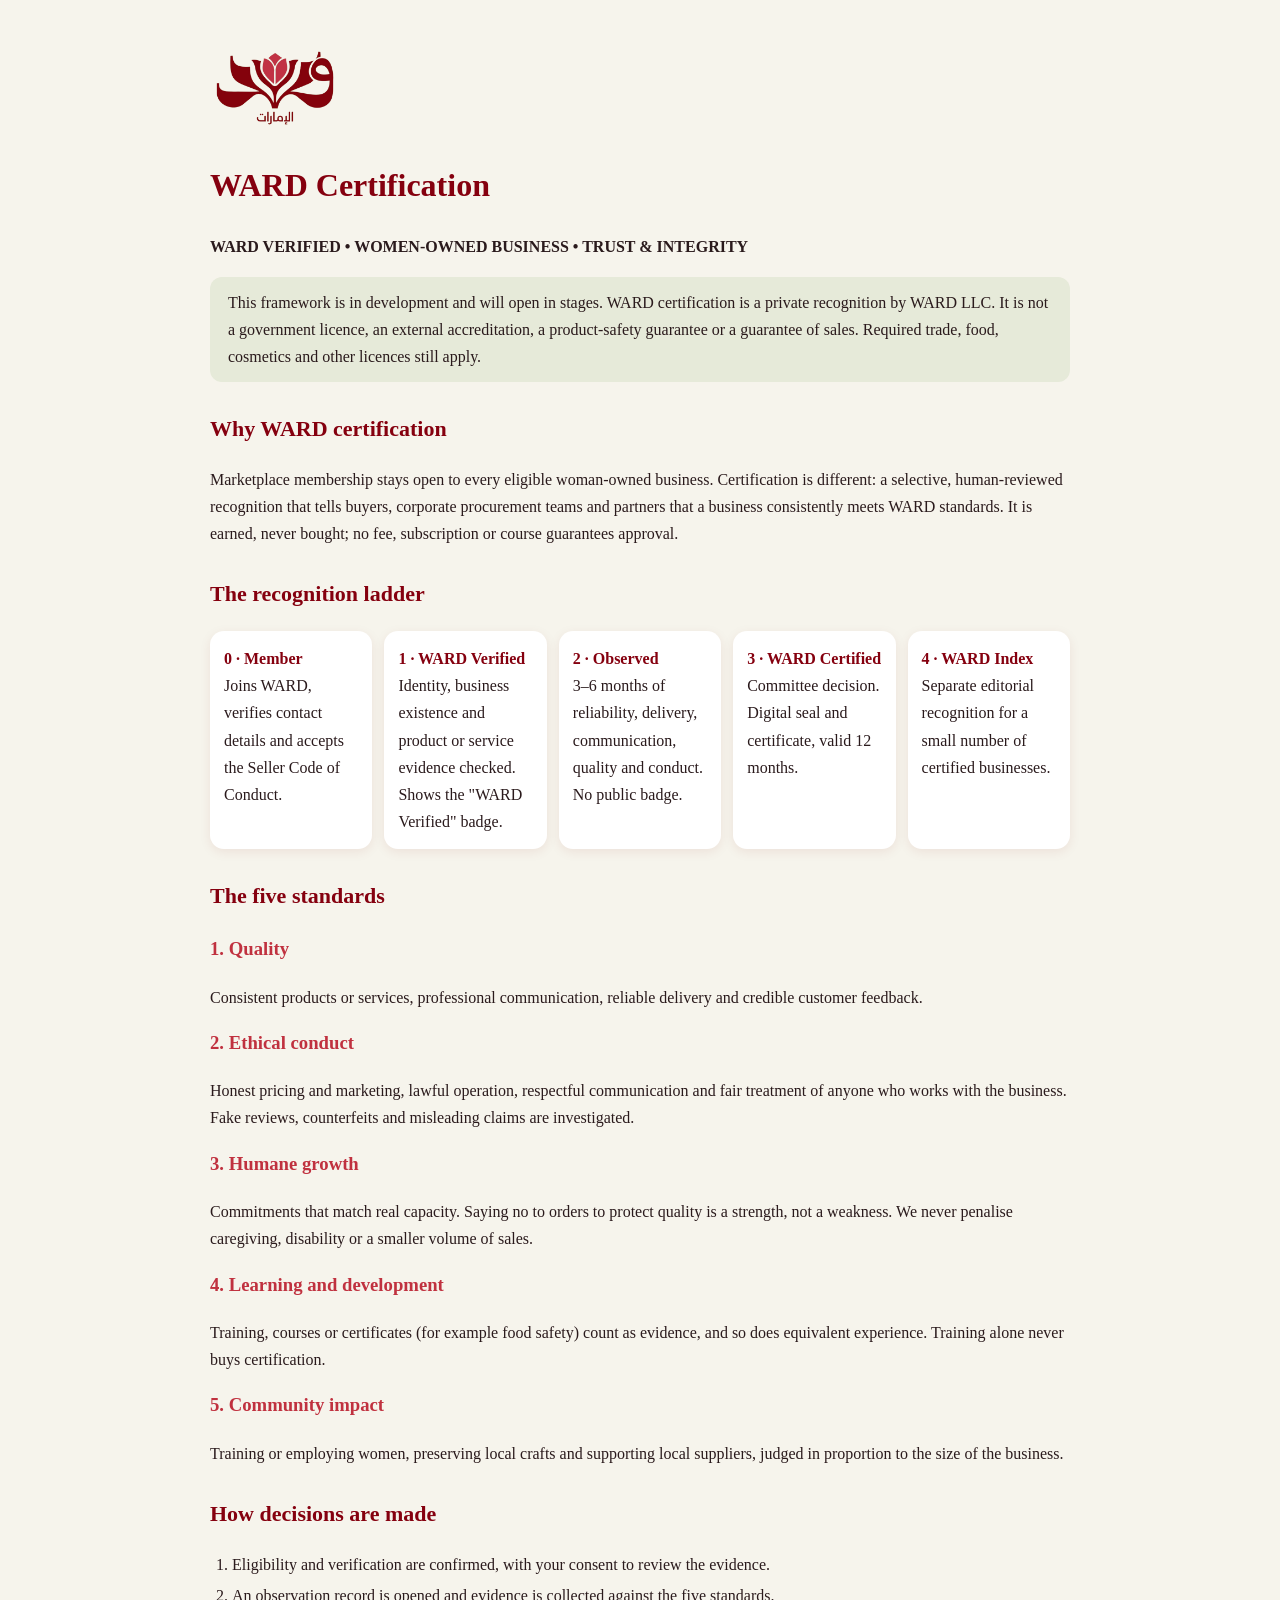
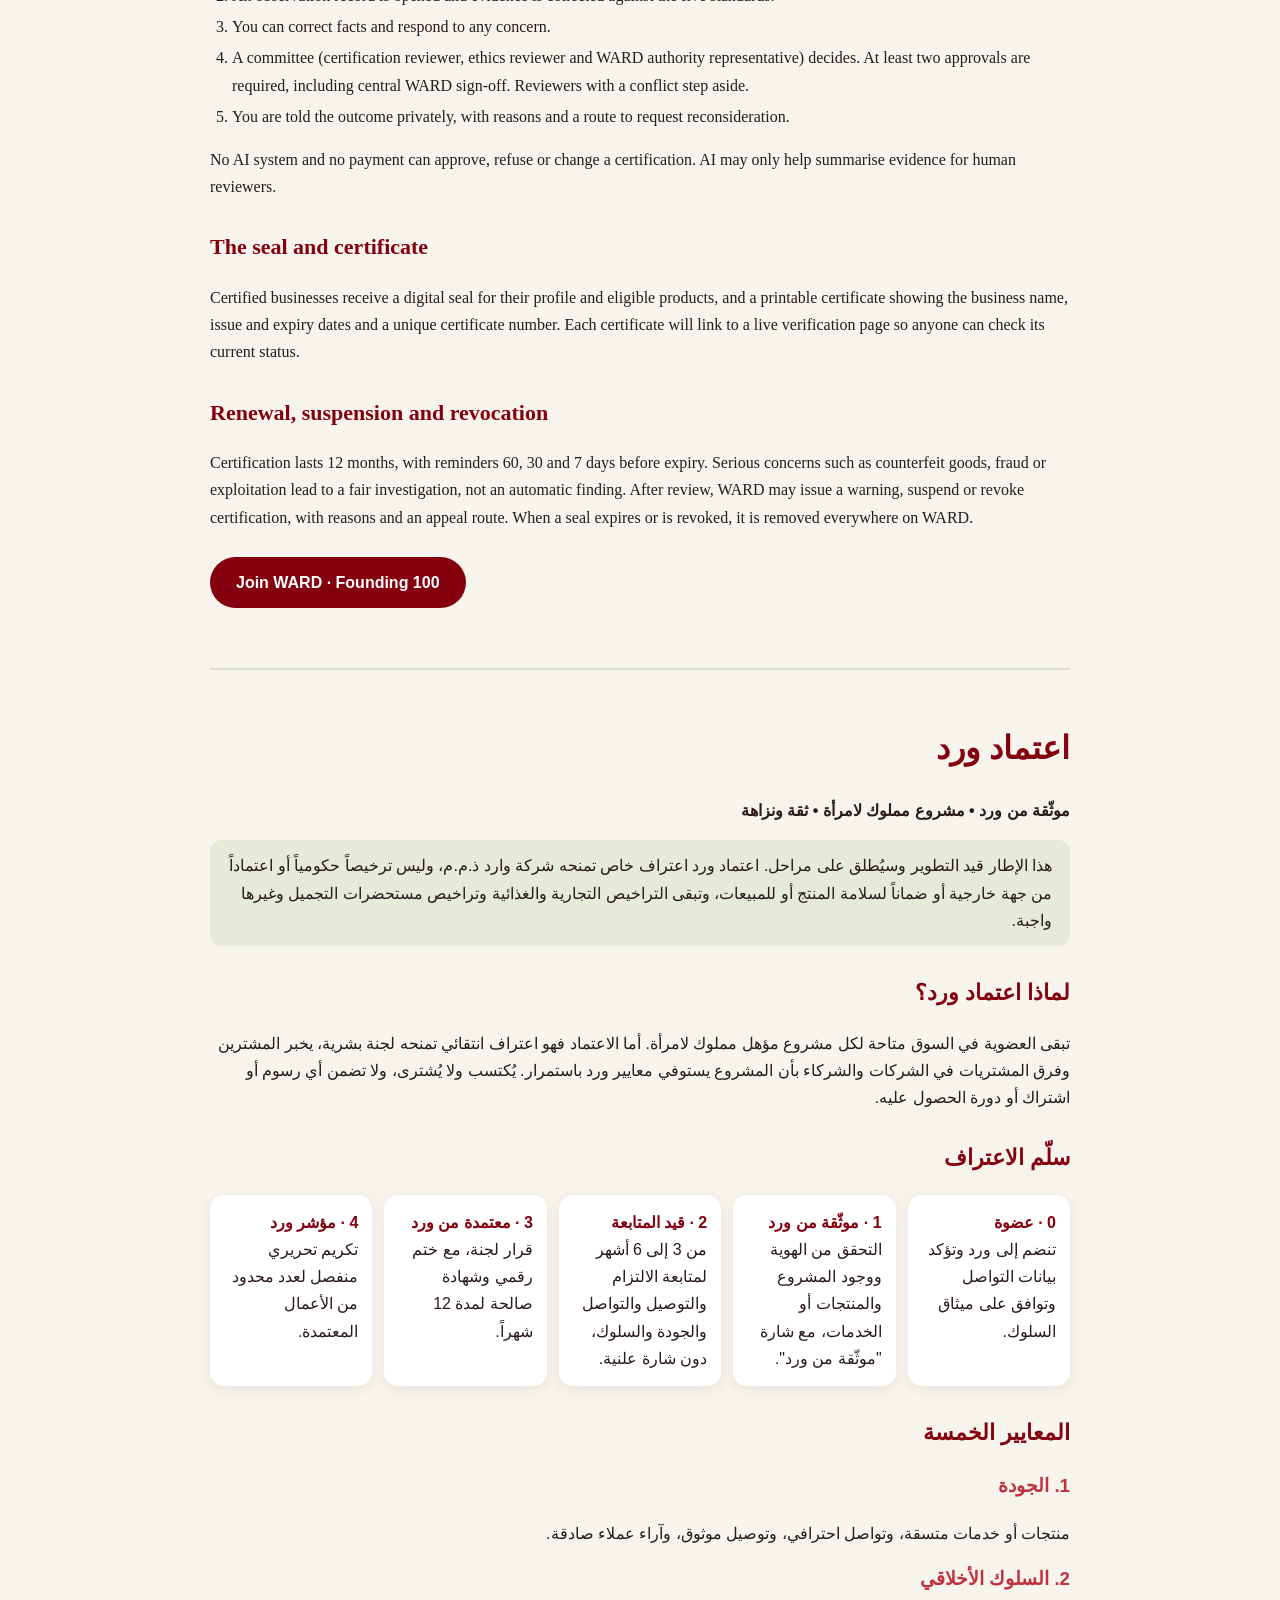
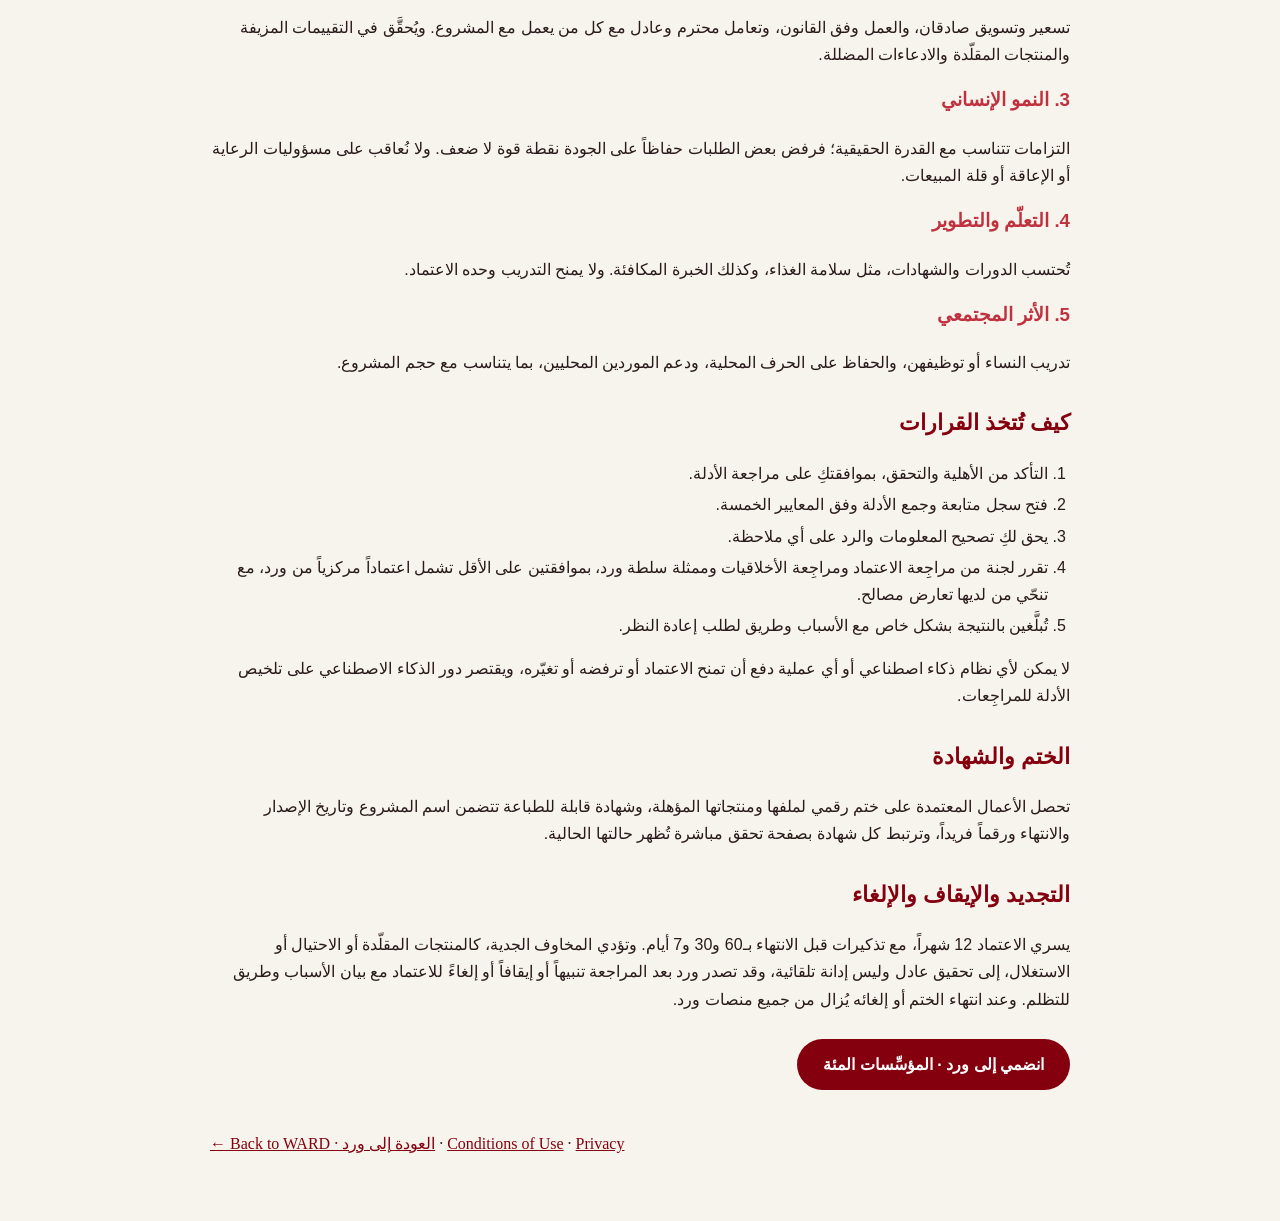
<file: certification.html>
<!DOCTYPE html><html lang="en"><head><meta charset="UTF-8"><meta name="viewport" content="width=device-width, initial-scale=1.0"><title>WARD Certification | WARD</title><link rel="canonical" href="https://wardworld.org/certification.html"><meta name="description" content="How WARD verification and certification work for women-owned businesses."><link rel="icon" type="image/png" href="/favicon.png">
<style>body{font-family:Georgia,serif;background:#f6f4ec;color:#2a1a1c;line-height:1.7;padding:40px 20px}main{max-width:860px;margin:auto}img.lg{height:80px}h1,h2{color:#85000f}h2{margin-top:28px;font-size:22px}h3{color:#c0313f;margin-top:14px}li{margin:4px 0}ul,ol{padding-inline-start:22px}.ar{font-family:Tahoma,Arial,sans-serif;direction:rtl;margin-top:60px;border-top:2px solid #d9dfc8;padding-top:30px}.note{background:#e6ead9;border-radius:12px;padding:12px 18px;margin:14px 0}.steps{display:grid;grid-template-columns:repeat(auto-fit,minmax(150px,1fr));gap:12px;margin:16px 0}.steps div{background:#fff;border-radius:14px;padding:14px;box-shadow:0 3px 12px rgba(133,0,15,.08)}.steps b{color:#85000f;display:block}a{color:#85000f}.btn{display:inline-block;background:#85000f;color:#fff;padding:12px 26px;border-radius:30px;text-decoration:none;font-family:Arial,sans-serif;font-weight:bold;margin-top:10px}</style></head><body><main><a href="/"><img class="lg" src="/logo.png" alt="WARD · ورد"></a>
<h1>WARD Certification</h1>
<p><b>WARD VERIFIED • WOMEN-OWNED BUSINESS • TRUST &amp; INTEGRITY</b></p>
<p class="note">This framework is in development and will open in stages. WARD certification is a private recognition by WARD LLC. It is not a government licence, an external accreditation, a product-safety guarantee or a guarantee of sales. Required trade, food, cosmetics and other licences still apply.</p>
<h2>Why WARD certification</h2><p>Marketplace membership stays open to every eligible woman-owned business. Certification is different: a selective, human-reviewed recognition that tells buyers, corporate procurement teams and partners that a business consistently meets WARD standards. It is earned, never bought; no fee, subscription or course guarantees approval.</p>
<h2>The recognition ladder</h2>
<div class="steps"><div><b>0 · Member</b>Joins WARD, verifies contact details and accepts the Seller Code of Conduct.</div><div><b>1 · WARD Verified</b>Identity, business existence and product or service evidence checked. Shows the "WARD Verified" badge.</div><div><b>2 · Observed</b>3–6 months of reliability, delivery, communication, quality and conduct. No public badge.</div><div><b>3 · WARD Certified</b>Committee decision. Digital seal and certificate, valid 12 months.</div><div><b>4 · WARD Index</b>Separate editorial recognition for a small number of certified businesses.</div></div>
<h2>The five standards</h2>
<h3>1. Quality</h3><p>Consistent products or services, professional communication, reliable delivery and credible customer feedback.</p>
<h3>2. Ethical conduct</h3><p>Honest pricing and marketing, lawful operation, respectful communication and fair treatment of anyone who works with the business. Fake reviews, counterfeits and misleading claims are investigated.</p>
<h3>3. Humane growth</h3><p>Commitments that match real capacity. Saying no to orders to protect quality is a strength, not a weakness. We never penalise caregiving, disability or a smaller volume of sales.</p>
<h3>4. Learning and development</h3><p>Training, courses or certificates (for example food safety) count as evidence, and so does equivalent experience. Training alone never buys certification.</p>
<h3>5. Community impact</h3><p>Training or employing women, preserving local crafts and supporting local suppliers, judged in proportion to the size of the business.</p>
<h2>How decisions are made</h2><ol><li>Eligibility and verification are confirmed, with your consent to review the evidence.</li><li>An observation record is opened and evidence is collected against the five standards.</li><li>You can correct facts and respond to any concern.</li><li>A committee (certification reviewer, ethics reviewer and WARD authority representative) decides. At least two approvals are required, including central WARD sign-off. Reviewers with a conflict step aside.</li><li>You are told the outcome privately, with reasons and a route to request reconsideration.</li></ol><p>No AI system and no payment can approve, refuse or change a certification. AI may only help summarise evidence for human reviewers.</p>
<h2>The seal and certificate</h2><p>Certified businesses receive a digital seal for their profile and eligible products, and a printable certificate showing the business name, issue and expiry dates and a unique certificate number. Each certificate will link to a live verification page so anyone can check its current status.</p>
<h2>Renewal, suspension and revocation</h2><p>Certification lasts 12 months, with reminders 60, 30 and 7 days before expiry. Serious concerns such as counterfeit goods, fraud or exploitation lead to a fair investigation, not an automatic finding. After review, WARD may issue a warning, suspend or revoke certification, with reasons and an appeal route. When a seal expires or is revoked, it is removed everywhere on WARD.</p>
<p><a class="btn" href="/#founding">Join WARD · Founding 100</a></p>

<div class="ar">
<h1>اعتماد ورد</h1>
<p><b>موثّقة من ورد • مشروع مملوك لامرأة • ثقة ونزاهة</b></p>
<p class="note">هذا الإطار قيد التطوير وسيُطلق على مراحل. اعتماد ورد اعتراف خاص تمنحه شركة وارد ذ.م.م، وليس ترخيصاً حكومياً أو اعتماداً من جهة خارجية أو ضماناً لسلامة المنتج أو للمبيعات، وتبقى التراخيص التجارية والغذائية وتراخيص مستحضرات التجميل وغيرها واجبة.</p>
<h2>لماذا اعتماد ورد؟</h2><p>تبقى العضوية في السوق متاحة لكل مشروع مؤهل مملوك لامرأة. أما الاعتماد فهو اعتراف انتقائي تمنحه لجنة بشرية، يخبر المشترين وفرق المشتريات في الشركات والشركاء بأن المشروع يستوفي معايير ورد باستمرار. يُكتسب ولا يُشترى، ولا تضمن أي رسوم أو اشتراك أو دورة الحصول عليه.</p>
<h2>سلّم الاعتراف</h2>
<div class="steps"><div><b>0 · عضوة</b>تنضم إلى ورد وتؤكد بيانات التواصل وتوافق على ميثاق السلوك.</div><div><b>1 · موثّقة من ورد</b>التحقق من الهوية ووجود المشروع والمنتجات أو الخدمات، مع شارة "موثّقة من ورد".</div><div><b>2 · قيد المتابعة</b>من 3 إلى 6 أشهر لمتابعة الالتزام والتوصيل والتواصل والجودة والسلوك، دون شارة علنية.</div><div><b>3 · معتمدة من ورد</b>قرار لجنة، مع ختم رقمي وشهادة صالحة لمدة 12 شهراً.</div><div><b>4 · مؤشر ورد</b>تكريم تحريري منفصل لعدد محدود من الأعمال المعتمدة.</div></div>
<h2>المعايير الخمسة</h2>
<h3>1. الجودة</h3><p>منتجات أو خدمات متسقة، وتواصل احترافي، وتوصيل موثوق، وآراء عملاء صادقة.</p>
<h3>2. السلوك الأخلاقي</h3><p>تسعير وتسويق صادقان، والعمل وفق القانون، وتعامل محترم وعادل مع كل من يعمل مع المشروع. ويُحقَّق في التقييمات المزيفة والمنتجات المقلّدة والادعاءات المضللة.</p>
<h3>3. النمو الإنساني</h3><p>التزامات تتناسب مع القدرة الحقيقية؛ فرفض بعض الطلبات حفاظاً على الجودة نقطة قوة لا ضعف. ولا نُعاقب على مسؤوليات الرعاية أو الإعاقة أو قلة المبيعات.</p>
<h3>4. التعلّم والتطوير</h3><p>تُحتسب الدورات والشهادات، مثل سلامة الغذاء، وكذلك الخبرة المكافئة. ولا يمنح التدريب وحده الاعتماد.</p>
<h3>5. الأثر المجتمعي</h3><p>تدريب النساء أو توظيفهن، والحفاظ على الحرف المحلية، ودعم الموردين المحليين، بما يتناسب مع حجم المشروع.</p>
<h2>كيف تُتخذ القرارات</h2><ol><li>التأكد من الأهلية والتحقق، بموافقتكِ على مراجعة الأدلة.</li><li>فتح سجل متابعة وجمع الأدلة وفق المعايير الخمسة.</li><li>يحق لكِ تصحيح المعلومات والرد على أي ملاحظة.</li><li>تقرر لجنة من مراجِعة الاعتماد ومراجِعة الأخلاقيات وممثلة سلطة ورد، بموافقتين على الأقل تشمل اعتماداً مركزياً من ورد، مع تنحّي من لديها تعارض مصالح.</li><li>تُبلَّغين بالنتيجة بشكل خاص مع الأسباب وطريق لطلب إعادة النظر.</li></ol><p>لا يمكن لأي نظام ذكاء اصطناعي أو أي عملية دفع أن تمنح الاعتماد أو ترفضه أو تغيّره، ويقتصر دور الذكاء الاصطناعي على تلخيص الأدلة للمراجِعات.</p>
<h2>الختم والشهادة</h2><p>تحصل الأعمال المعتمدة على ختم رقمي لملفها ومنتجاتها المؤهلة، وشهادة قابلة للطباعة تتضمن اسم المشروع وتاريخ الإصدار والانتهاء ورقماً فريداً، وترتبط كل شهادة بصفحة تحقق مباشرة تُظهر حالتها الحالية.</p>
<h2>التجديد والإيقاف والإلغاء</h2><p>يسري الاعتماد 12 شهراً، مع تذكيرات قبل الانتهاء بـ60 و30 و7 أيام. وتؤدي المخاوف الجدية، كالمنتجات المقلّدة أو الاحتيال أو الاستغلال، إلى تحقيق عادل وليس إدانة تلقائية، وقد تصدر ورد بعد المراجعة تنبيهاً أو إيقافاً أو إلغاءً للاعتماد مع بيان الأسباب وطريق للتظلم. وعند انتهاء الختم أو إلغائه يُزال من جميع منصات ورد.</p>
<p><a class="btn" href="/#founding">انضمي إلى ورد · المؤسِّسات المئة</a></p>
</div>
<p style="margin-top:40px"><a href="/">← Back to WARD · العودة إلى ورد</a> · <a href="/terms.html">Conditions of Use</a> · <a href="/privacy.html">Privacy</a></p></main></body></html>
</file>
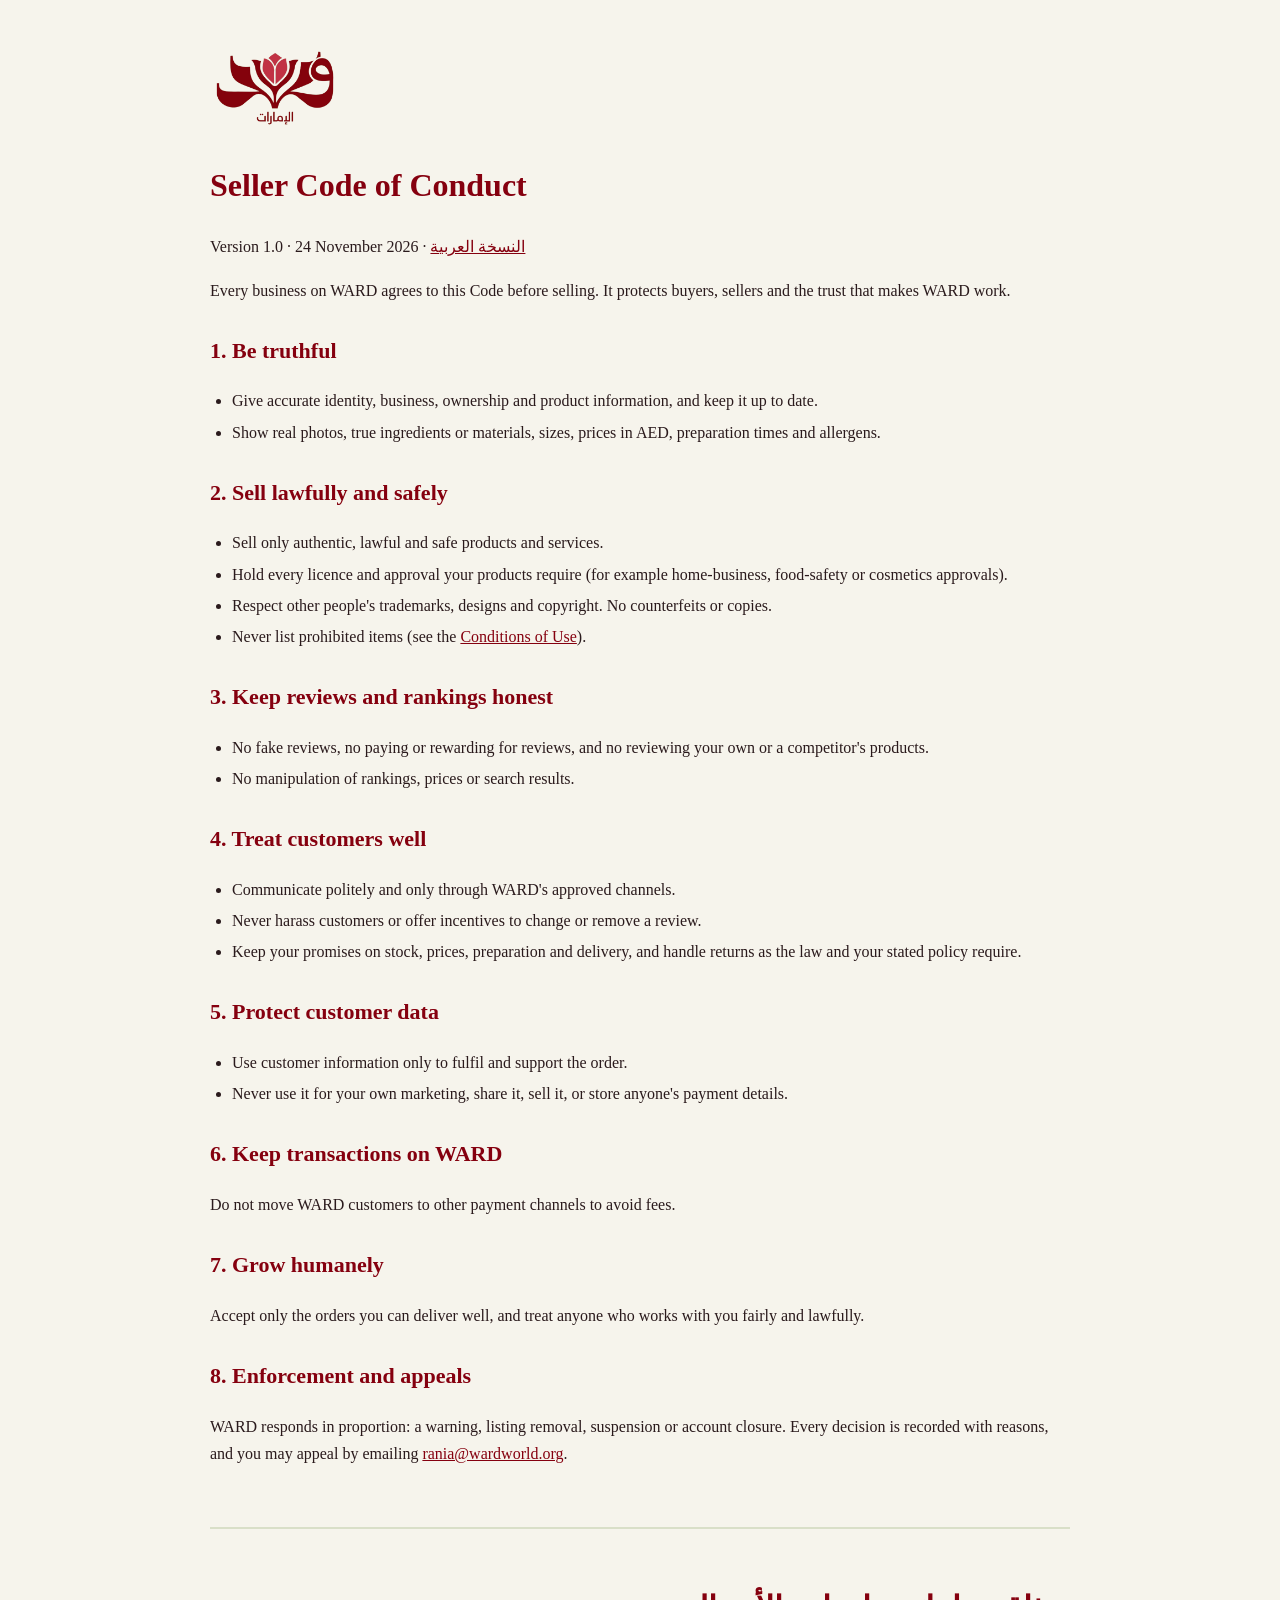
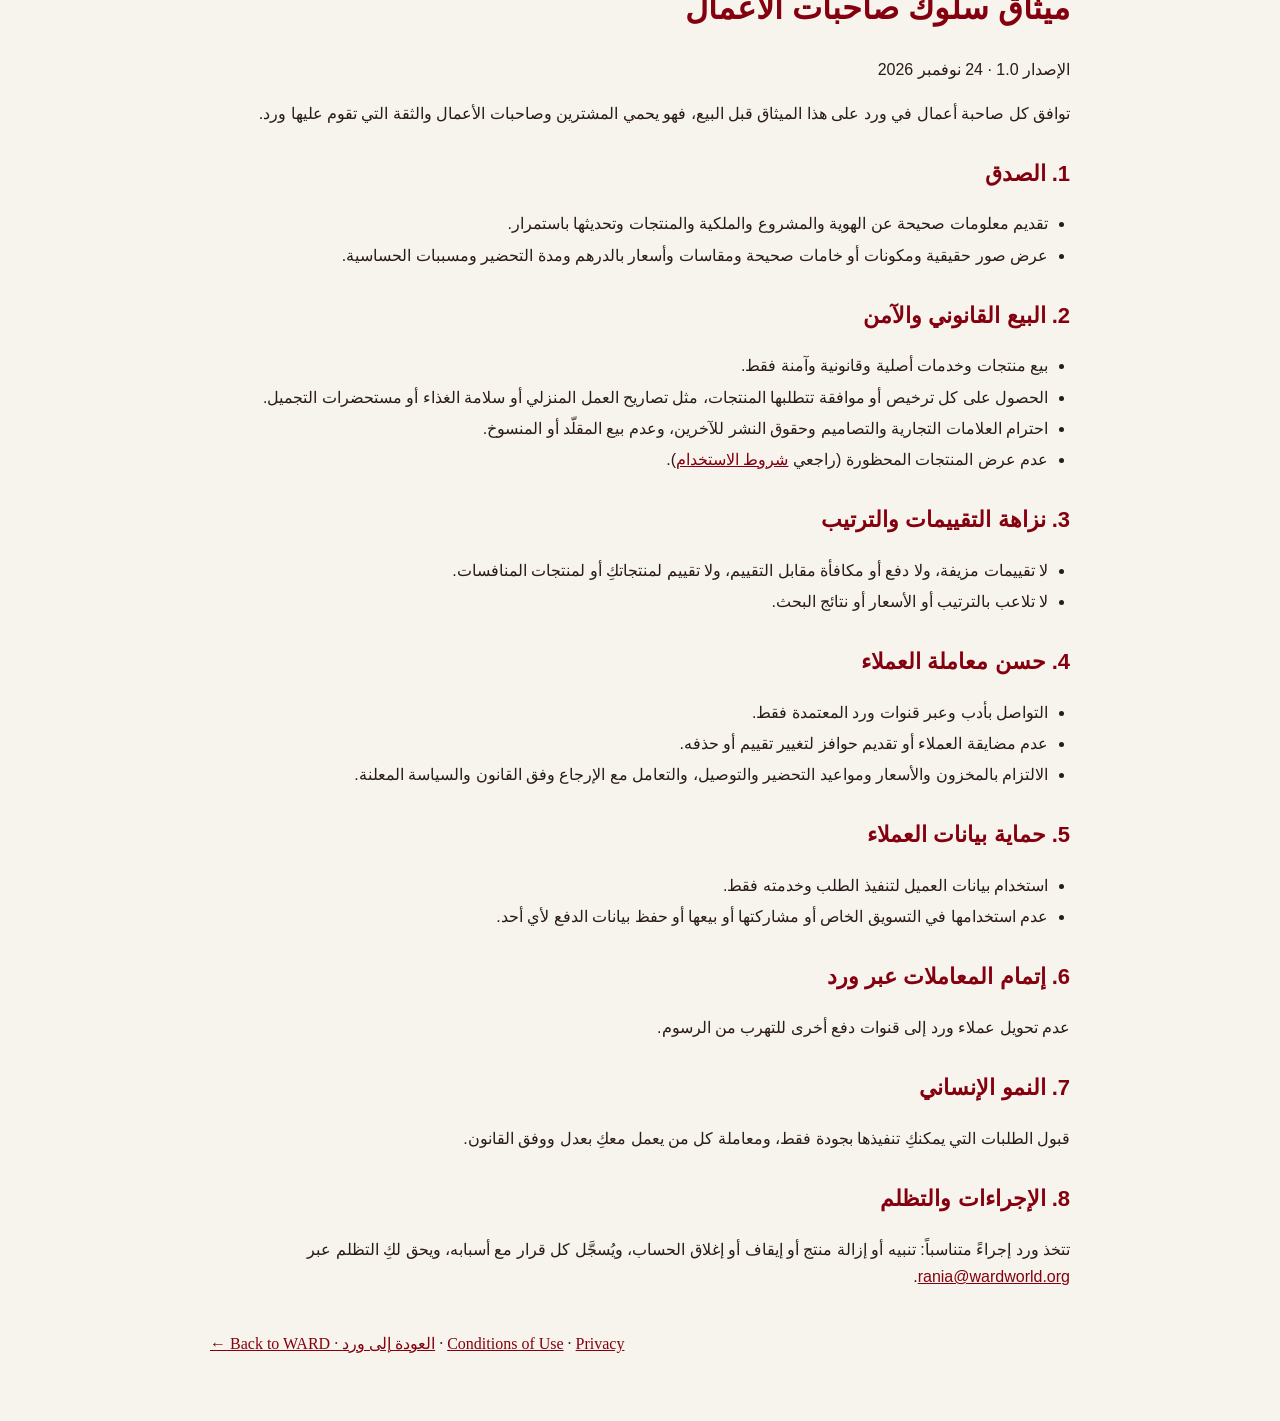
<file: conduct.html>
<!DOCTYPE html><html lang="en"><head><meta charset="UTF-8"><meta name="viewport" content="width=device-width, initial-scale=1.0"><title>Seller Code of Conduct | WARD</title><link rel="canonical" href="https://wardworld.org/conduct.html"><meta name="description" content="The standards every WARD seller agrees to."><link rel="icon" type="image/png" href="/favicon.png">
<style>body{font-family:Georgia,serif;background:#f6f4ec;color:#2a1a1c;line-height:1.7;padding:40px 20px}main{max-width:860px;margin:auto}img.lg{height:80px}h1,h2{color:#85000f}h2{margin-top:28px;font-size:22px}h3{color:#c0313f;margin-top:14px}li{margin:4px 0}ul,ol{padding-inline-start:22px}.ar{font-family:Tahoma,Arial,sans-serif;direction:rtl;margin-top:60px;border-top:2px solid #d9dfc8;padding-top:30px}.note{background:#e6ead9;border-radius:12px;padding:12px 18px;margin:14px 0}.steps{display:grid;grid-template-columns:repeat(auto-fit,minmax(150px,1fr));gap:12px;margin:16px 0}.steps div{background:#fff;border-radius:14px;padding:14px;box-shadow:0 3px 12px rgba(133,0,15,.08)}.steps b{color:#85000f;display:block}a{color:#85000f}.btn{display:inline-block;background:#85000f;color:#fff;padding:12px 26px;border-radius:30px;text-decoration:none;font-family:Arial,sans-serif;font-weight:bold;margin-top:10px}</style></head><body><main><a href="/"><img class="lg" src="/logo.png" alt="WARD · ورد"></a>
<h1>Seller Code of Conduct</h1>
<p>Version 1.0 · 24 November 2026 · <a href="#ar">النسخة العربية</a></p>
<p>Every business on WARD agrees to this Code before selling. It protects buyers, sellers and the trust that makes WARD work.</p>
<h2>1. Be truthful</h2><ul><li>Give accurate identity, business, ownership and product information, and keep it up to date.</li><li>Show real photos, true ingredients or materials, sizes, prices in AED, preparation times and allergens.</li></ul>
<h2>2. Sell lawfully and safely</h2><ul><li>Sell only authentic, lawful and safe products and services.</li><li>Hold every licence and approval your products require (for example home-business, food-safety or cosmetics approvals).</li><li>Respect other people's trademarks, designs and copyright. No counterfeits or copies.</li><li>Never list prohibited items (see the <a href="/terms.html">Conditions of Use</a>).</li></ul>
<h2>3. Keep reviews and rankings honest</h2><ul><li>No fake reviews, no paying or rewarding for reviews, and no reviewing your own or a competitor's products.</li><li>No manipulation of rankings, prices or search results.</li></ul>
<h2>4. Treat customers well</h2><ul><li>Communicate politely and only through WARD's approved channels.</li><li>Never harass customers or offer incentives to change or remove a review.</li><li>Keep your promises on stock, prices, preparation and delivery, and handle returns as the law and your stated policy require.</li></ul>
<h2>5. Protect customer data</h2><ul><li>Use customer information only to fulfil and support the order.</li><li>Never use it for your own marketing, share it, sell it, or store anyone's payment details.</li></ul>
<h2>6. Keep transactions on WARD</h2><p>Do not move WARD customers to other payment channels to avoid fees.</p>
<h2>7. Grow humanely</h2><p>Accept only the orders you can deliver well, and treat anyone who works with you fairly and lawfully.</p>
<h2>8. Enforcement and appeals</h2><p>WARD responds in proportion: a warning, listing removal, suspension or account closure. Every decision is recorded with reasons, and you may appeal by emailing <a href="mailto:rania@wardworld.org">rania@wardworld.org</a>.</p>

<div class="ar" id="ar">
<h1>ميثاق سلوك صاحبات الأعمال</h1>
<p>الإصدار 1.0 · 24 نوفمبر 2026</p>
<p>توافق كل صاحبة أعمال في ورد على هذا الميثاق قبل البيع، فهو يحمي المشترين وصاحبات الأعمال والثقة التي تقوم عليها ورد.</p>
<h2>1. الصدق</h2><ul><li>تقديم معلومات صحيحة عن الهوية والمشروع والملكية والمنتجات وتحديثها باستمرار.</li><li>عرض صور حقيقية ومكونات أو خامات صحيحة ومقاسات وأسعار بالدرهم ومدة التحضير ومسببات الحساسية.</li></ul>
<h2>2. البيع القانوني والآمن</h2><ul><li>بيع منتجات وخدمات أصلية وقانونية وآمنة فقط.</li><li>الحصول على كل ترخيص أو موافقة تتطلبها المنتجات، مثل تصاريح العمل المنزلي أو سلامة الغذاء أو مستحضرات التجميل.</li><li>احترام العلامات التجارية والتصاميم وحقوق النشر للآخرين، وعدم بيع المقلّد أو المنسوخ.</li><li>عدم عرض المنتجات المحظورة (راجعي <a href="/terms.html">شروط الاستخدام</a>).</li></ul>
<h2>3. نزاهة التقييمات والترتيب</h2><ul><li>لا تقييمات مزيفة، ولا دفع أو مكافأة مقابل التقييم، ولا تقييم لمنتجاتكِ أو لمنتجات المنافسات.</li><li>لا تلاعب بالترتيب أو الأسعار أو نتائج البحث.</li></ul>
<h2>4. حسن معاملة العملاء</h2><ul><li>التواصل بأدب وعبر قنوات ورد المعتمدة فقط.</li><li>عدم مضايقة العملاء أو تقديم حوافز لتغيير تقييم أو حذفه.</li><li>الالتزام بالمخزون والأسعار ومواعيد التحضير والتوصيل، والتعامل مع الإرجاع وفق القانون والسياسة المعلنة.</li></ul>
<h2>5. حماية بيانات العملاء</h2><ul><li>استخدام بيانات العميل لتنفيذ الطلب وخدمته فقط.</li><li>عدم استخدامها في التسويق الخاص أو مشاركتها أو بيعها أو حفظ بيانات الدفع لأي أحد.</li></ul>
<h2>6. إتمام المعاملات عبر ورد</h2><p>عدم تحويل عملاء ورد إلى قنوات دفع أخرى للتهرب من الرسوم.</p>
<h2>7. النمو الإنساني</h2><p>قبول الطلبات التي يمكنكِ تنفيذها بجودة فقط، ومعاملة كل من يعمل معكِ بعدل ووفق القانون.</p>
<h2>8. الإجراءات والتظلم</h2><p>تتخذ ورد إجراءً متناسباً: تنبيه أو إزالة منتج أو إيقاف أو إغلاق الحساب، ويُسجَّل كل قرار مع أسبابه، ويحق لكِ التظلم عبر <a href="mailto:rania@wardworld.org">rania@wardworld.org</a>.</p>
</div>
<p style="margin-top:40px"><a href="/">← Back to WARD · العودة إلى ورد</a> · <a href="/terms.html">Conditions of Use</a> · <a href="/privacy.html">Privacy</a></p></main></body></html>
</file>
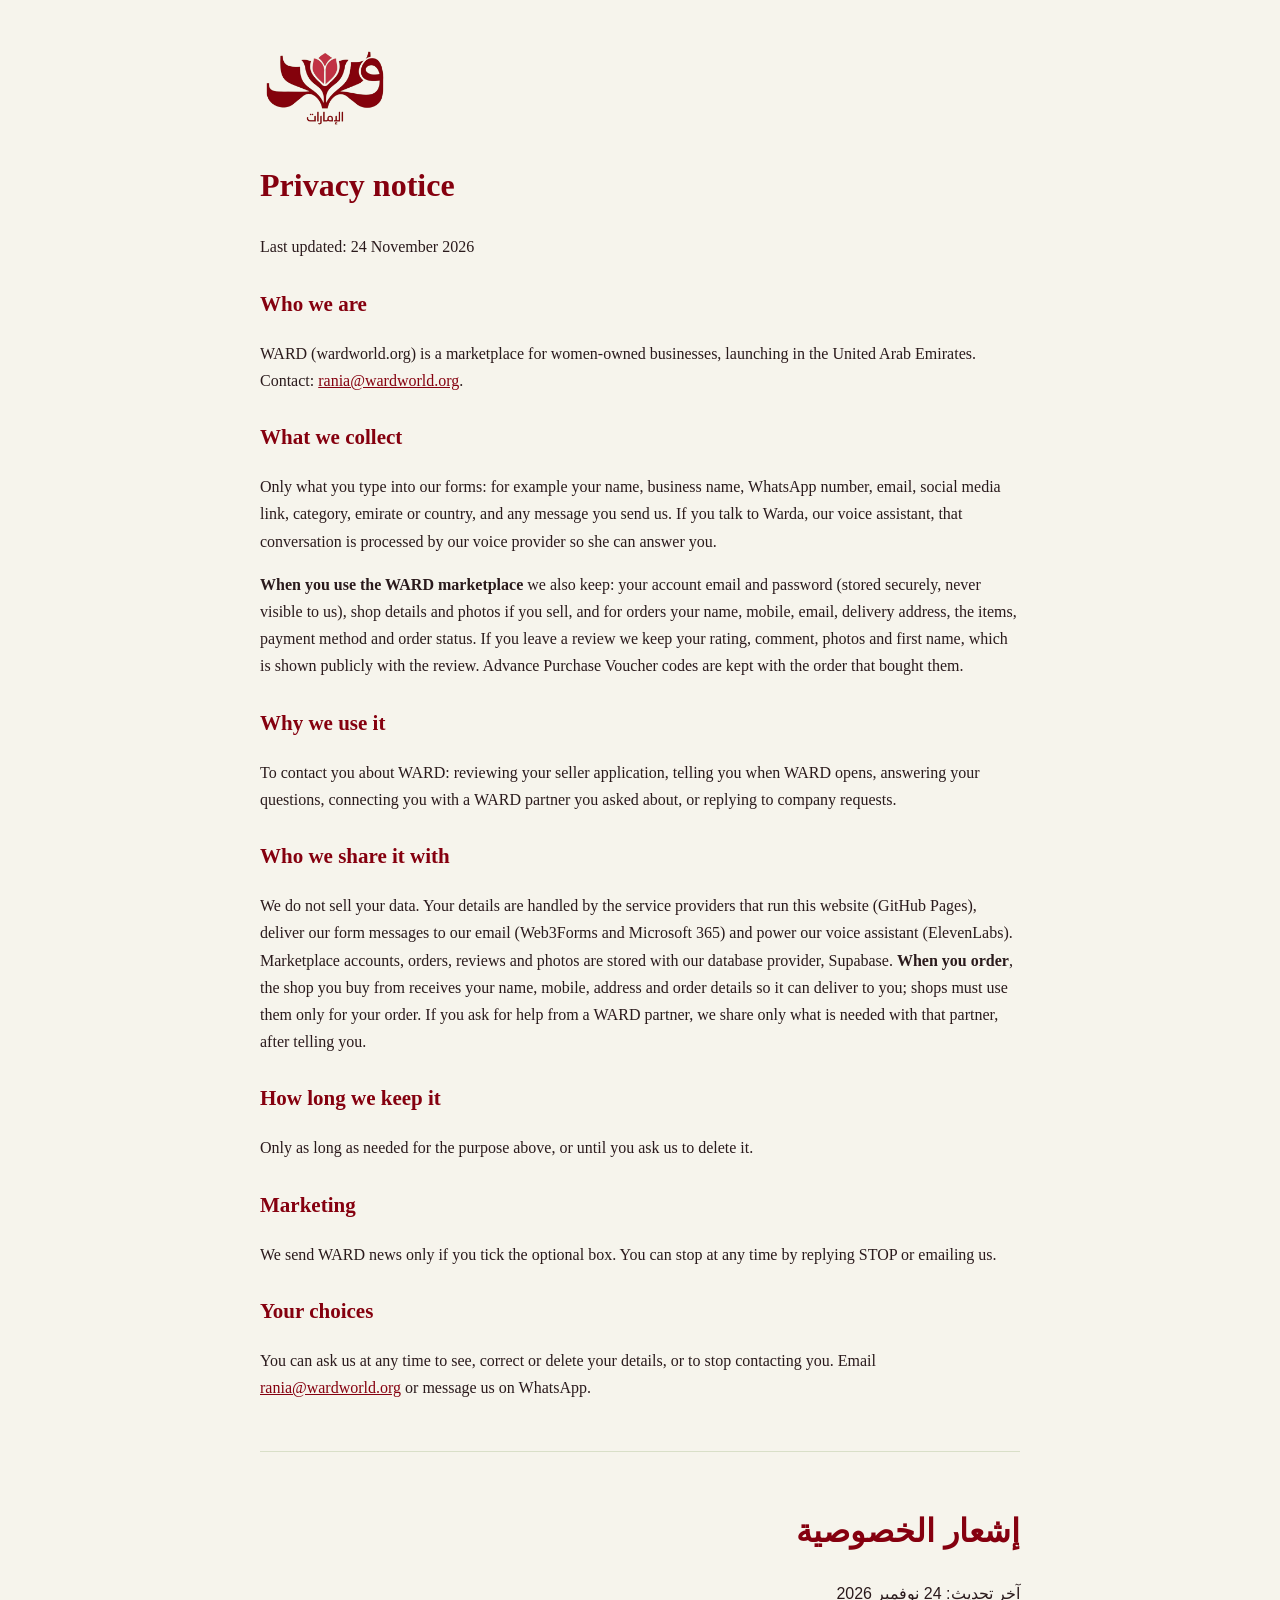
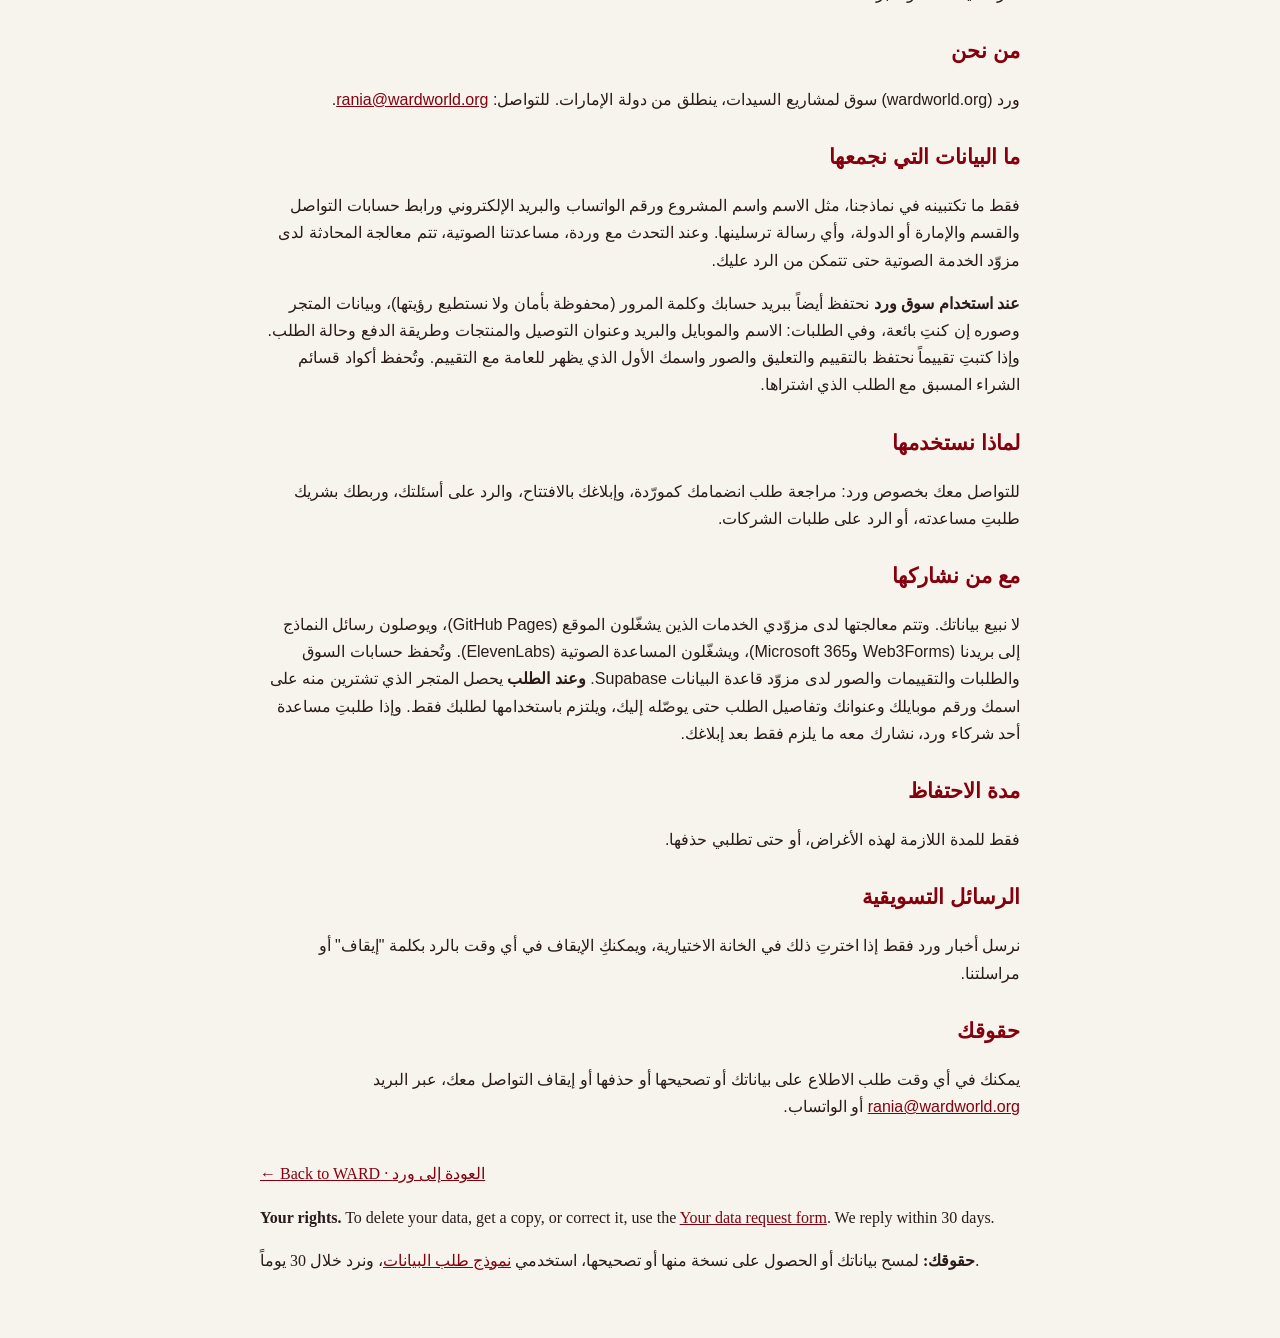
<file: privacy.html>
<!DOCTYPE html><html lang="en"><head><meta charset="UTF-8"><meta name="viewport" content="width=device-width, initial-scale=1.0"><title>Privacy | WARD</title><link rel="canonical" href="https://wardworld.org/privacy.html"><link rel="icon" type="image/png" href="/favicon.png">
<style>body{font-family:Georgia,serif;background:#f6f4ec;color:#2a1a1c;line-height:1.7;padding:40px 20px}main{max-width:760px;margin:auto}img{height:80px}h1,h2{color:#85000f}h2{margin-top:26px;font-size:21px}.ar{font-family:Tahoma,Arial,sans-serif;direction:rtl;margin-top:50px;border-top:1px solid #d9dfc8;padding-top:30px}a{color:#85000f}</style></head>
<body><main>
<a href="/"><img src="/logo.png" alt="WARD · ورد"></a>
<h1>Privacy notice</h1>
<p>Last updated: 24 November 2026</p>
<h2>Who we are</h2><p>WARD (wardworld.org) is a marketplace for women-owned businesses, launching in the United Arab Emirates. Contact: <a href="mailto:rania@wardworld.org">rania@wardworld.org</a>.</p>
<h2>What we collect</h2><p>Only what you type into our forms: for example your name, business name, WhatsApp number, email, social media link, category, emirate or country, and any message you send us. If you talk to Warda, our voice assistant, that conversation is processed by our voice provider so she can answer you.</p><p><b>When you use the WARD marketplace</b> we also keep: your account email and password (stored securely, never visible to us), shop details and photos if you sell, and for orders your name, mobile, email, delivery address, the items, payment method and order status. If you leave a review we keep your rating, comment, photos and first name, which is shown publicly with the review. Advance Purchase Voucher codes are kept with the order that bought them.</p>
<h2>Why we use it</h2><p>To contact you about WARD: reviewing your seller application, telling you when WARD opens, answering your questions, connecting you with a WARD partner you asked about, or replying to company requests.</p>
<h2>Who we share it with</h2><p>We do not sell your data. Your details are handled by the service providers that run this website (GitHub Pages), deliver our form messages to our email (Web3Forms and Microsoft 365) and power our voice assistant (ElevenLabs). Marketplace accounts, orders, reviews and photos are stored with our database provider, Supabase. <b>When you order</b>, the shop you buy from receives your name, mobile, address and order details so it can deliver to you; shops must use them only for your order. If you ask for help from a WARD partner, we share only what is needed with that partner, after telling you.</p>
<h2>How long we keep it</h2><p>Only as long as needed for the purpose above, or until you ask us to delete it.</p>
<h2>Marketing</h2><p>We send WARD news only if you tick the optional box. You can stop at any time by replying STOP or emailing us.</p>
<h2>Your choices</h2><p>You can ask us at any time to see, correct or delete your details, or to stop contacting you. Email <a href="mailto:rania@wardworld.org">rania@wardworld.org</a> or message us on WhatsApp.</p>

<div class="ar">
<h1>إشعار الخصوصية</h1>
<p>آخر تحديث: 24 نوفمبر 2026</p>
<h2>من نحن</h2><p>ورد (wardworld.org) سوق لمشاريع السيدات، ينطلق من دولة الإمارات. للتواصل: <a href="mailto:rania@wardworld.org">rania@wardworld.org</a>.</p>
<h2>ما البيانات التي نجمعها</h2><p>فقط ما تكتبينه في نماذجنا، مثل الاسم واسم المشروع ورقم الواتساب والبريد الإلكتروني ورابط حسابات التواصل والقسم والإمارة أو الدولة، وأي رسالة ترسلينها. وعند التحدث مع وردة، مساعدتنا الصوتية، تتم معالجة المحادثة لدى مزوّد الخدمة الصوتية حتى تتمكن من الرد عليك.</p><p><b>عند استخدام سوق ورد</b> نحتفظ أيضاً ببريد حسابك وكلمة المرور (محفوظة بأمان ولا نستطيع رؤيتها)، وبيانات المتجر وصوره إن كنتِ بائعة، وفي الطلبات: الاسم والموبايل والبريد وعنوان التوصيل والمنتجات وطريقة الدفع وحالة الطلب. وإذا كتبتِ تقييماً نحتفظ بالتقييم والتعليق والصور واسمك الأول الذي يظهر للعامة مع التقييم. وتُحفظ أكواد قسائم الشراء المسبق مع الطلب الذي اشتراها.</p>
<h2>لماذا نستخدمها</h2><p>للتواصل معك بخصوص ورد: مراجعة طلب انضمامك كمورّدة، وإبلاغك بالافتتاح، والرد على أسئلتك، وربطك بشريك طلبتِ مساعدته، أو الرد على طلبات الشركات.</p>
<h2>مع من نشاركها</h2><p>لا نبيع بياناتك. وتتم معالجتها لدى مزوّدي الخدمات الذين يشغّلون الموقع (GitHub Pages)، ويوصلون رسائل النماذج إلى بريدنا (Web3Forms وMicrosoft 365)، ويشغّلون المساعدة الصوتية (ElevenLabs). وتُحفظ حسابات السوق والطلبات والتقييمات والصور لدى مزوّد قاعدة البيانات Supabase. <b>وعند الطلب</b> يحصل المتجر الذي تشترين منه على اسمك ورقم موبايلك وعنوانك وتفاصيل الطلب حتى يوصّله إليك، ويلتزم باستخدامها لطلبك فقط. وإذا طلبتِ مساعدة أحد شركاء ورد، نشارك معه ما يلزم فقط بعد إبلاغك.</p>
<h2>مدة الاحتفاظ</h2><p>فقط للمدة اللازمة لهذه الأغراض، أو حتى تطلبي حذفها.</p>
<h2>الرسائل التسويقية</h2><p>نرسل أخبار ورد فقط إذا اخترتِ ذلك في الخانة الاختيارية، ويمكنكِ الإيقاف في أي وقت بالرد بكلمة "إيقاف" أو مراسلتنا.</p>
<h2>حقوقك</h2><p>يمكنك في أي وقت طلب الاطلاع على بياناتك أو تصحيحها أو حذفها أو إيقاف التواصل معك، عبر البريد <a href="mailto:rania@wardworld.org">rania@wardworld.org</a> أو الواتساب.</p>
</div>
<p style="margin-top:40px"><a href="/">← Back to WARD · العودة إلى ورد</a></p>
<p><b>Your rights.</b> To delete your data, get a copy, or correct it, use the <a href="/market/data-request.html">Your data request form</a>. We reply within 30 days.</p><p><b>حقوقك:</b> لمسح بياناتك أو الحصول على نسخة منها أو تصحيحها، استخدمي <a href="/market/data-request.html">نموذج طلب البيانات</a>، ونرد خلال 30 يوماً.</p></main>
</body>
</html>
</file>
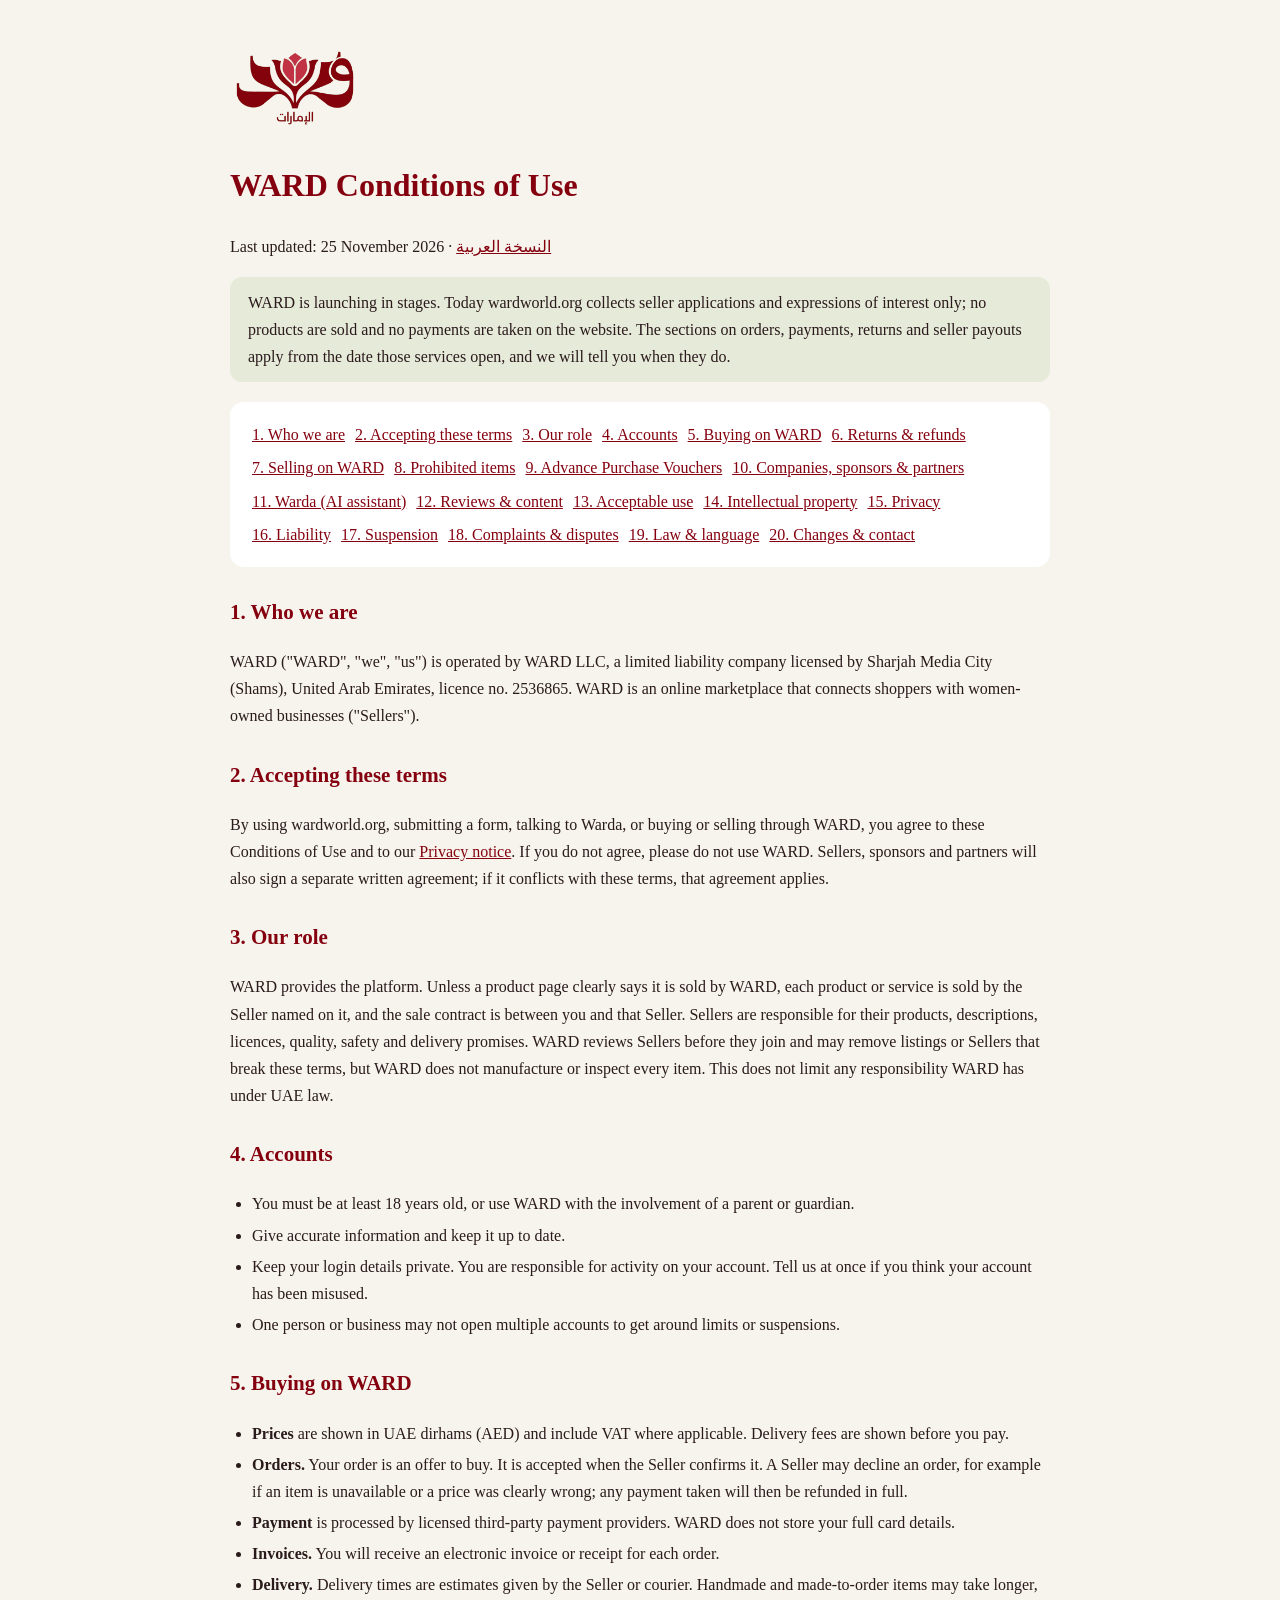
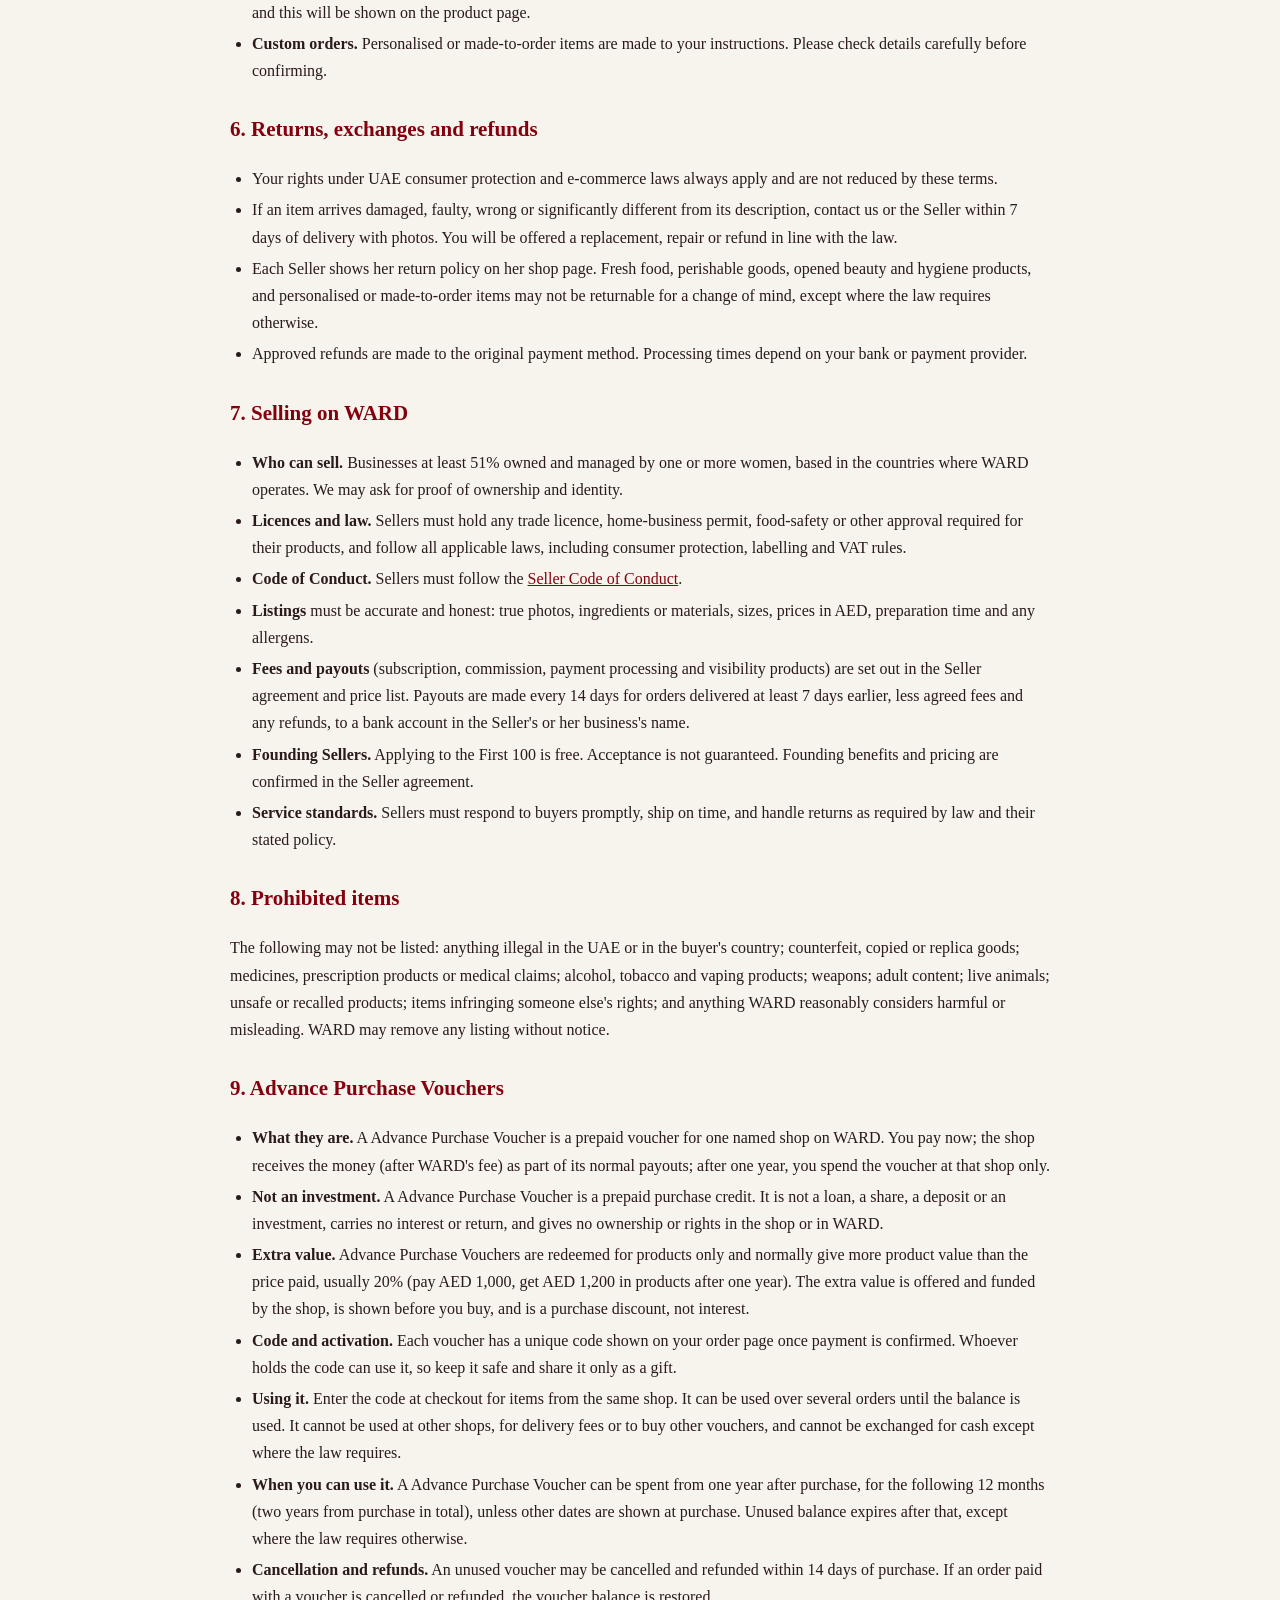
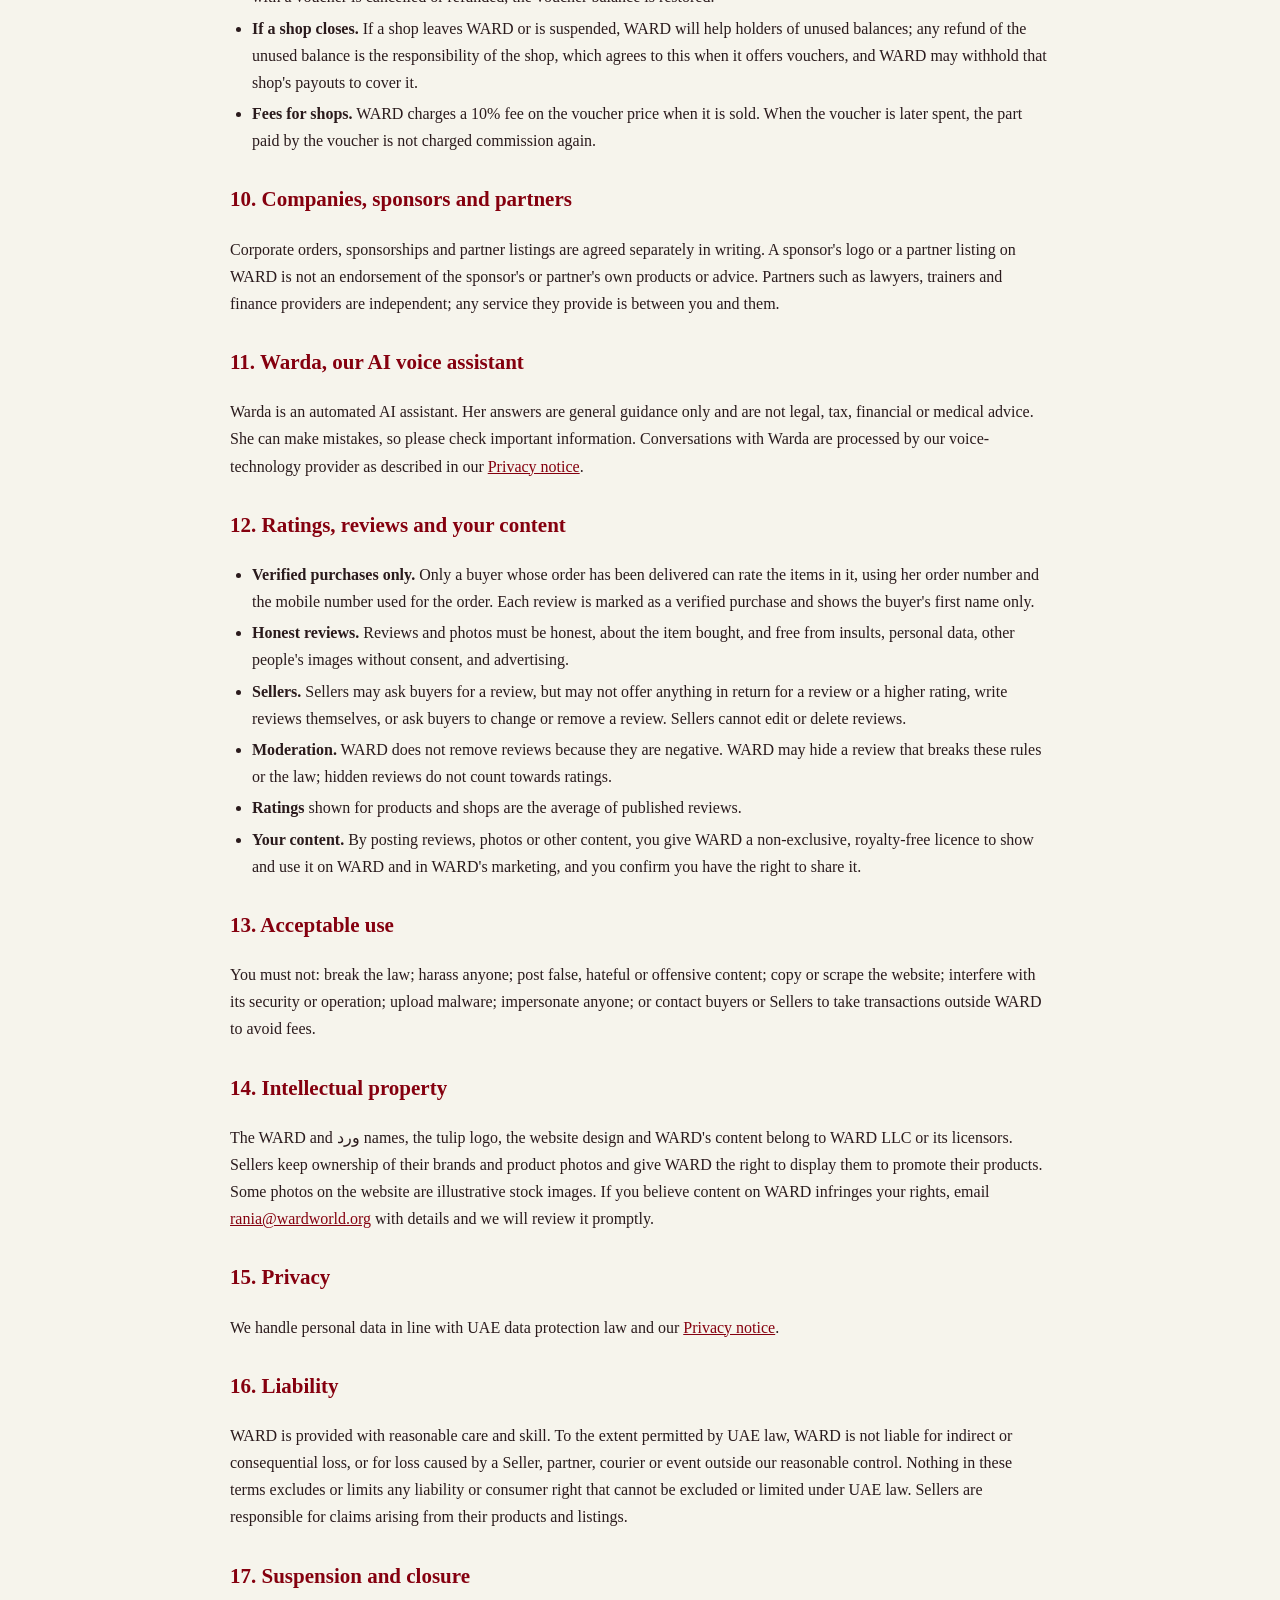
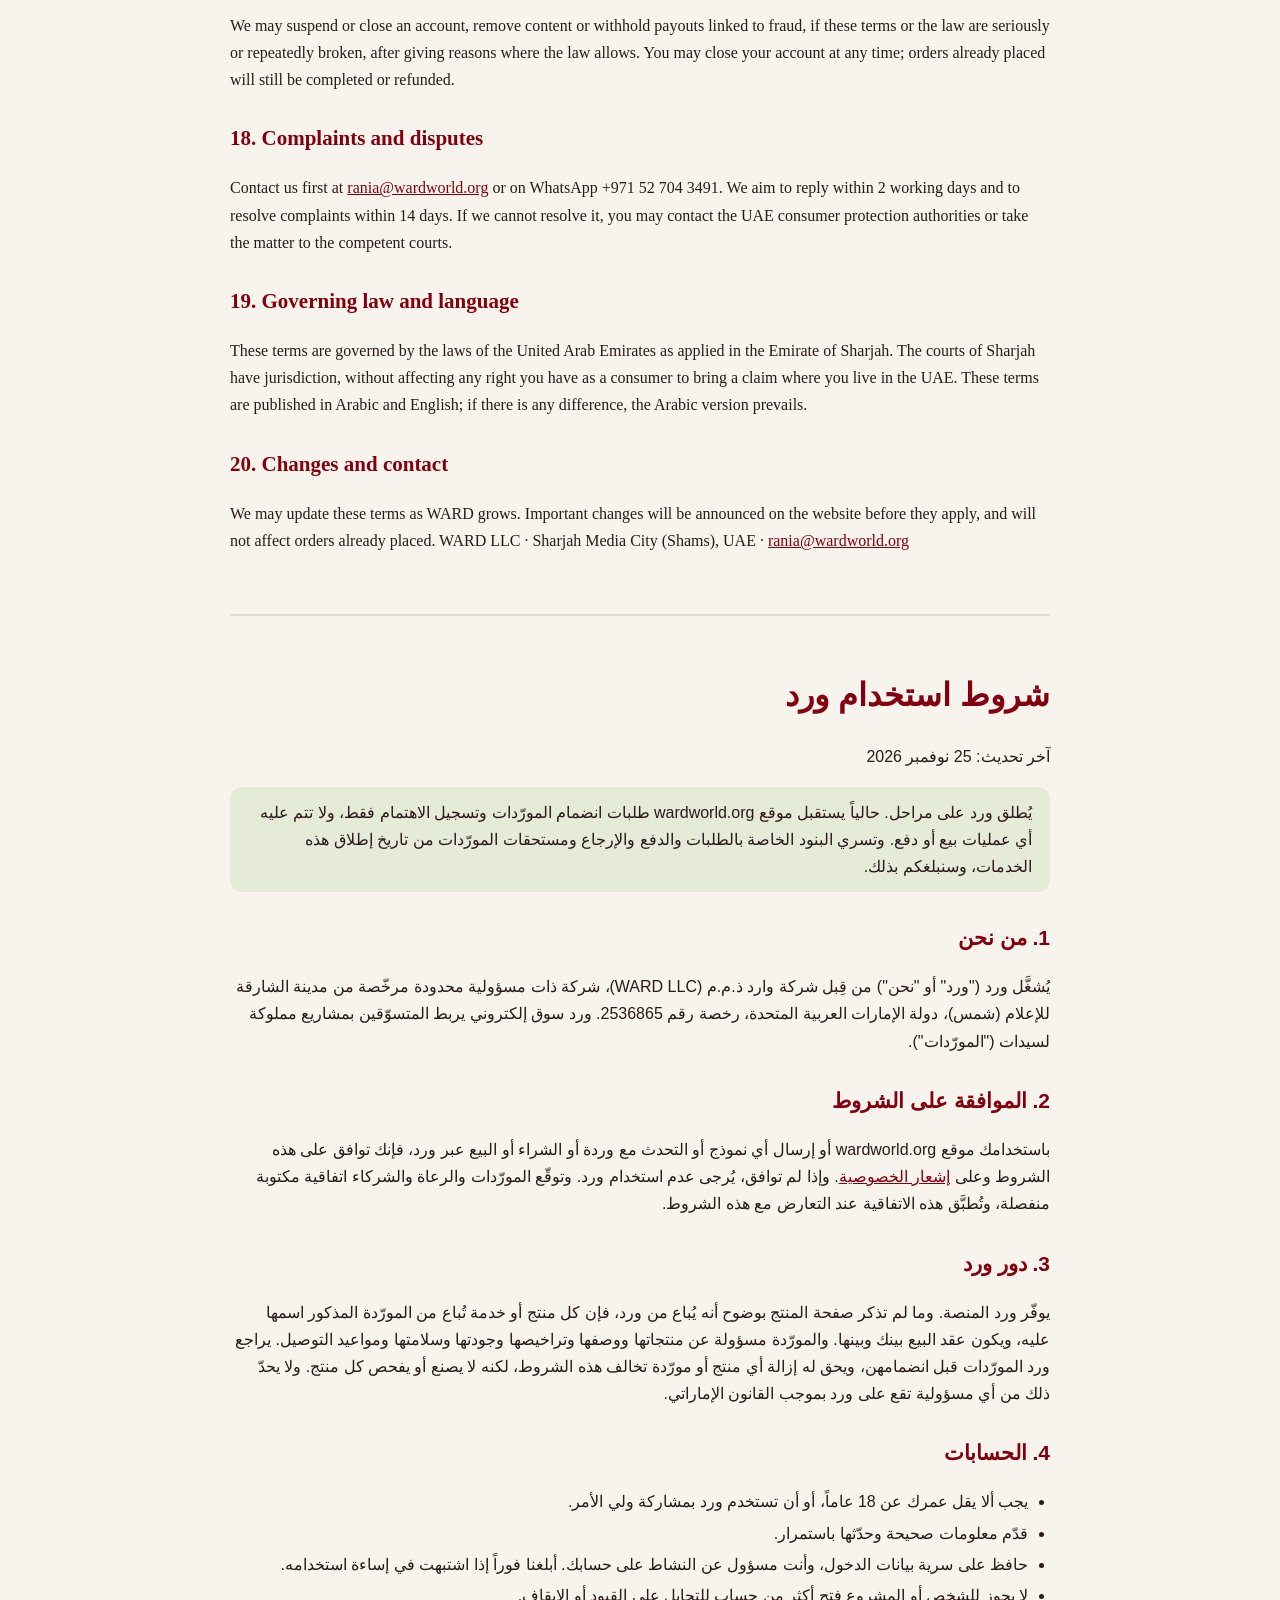
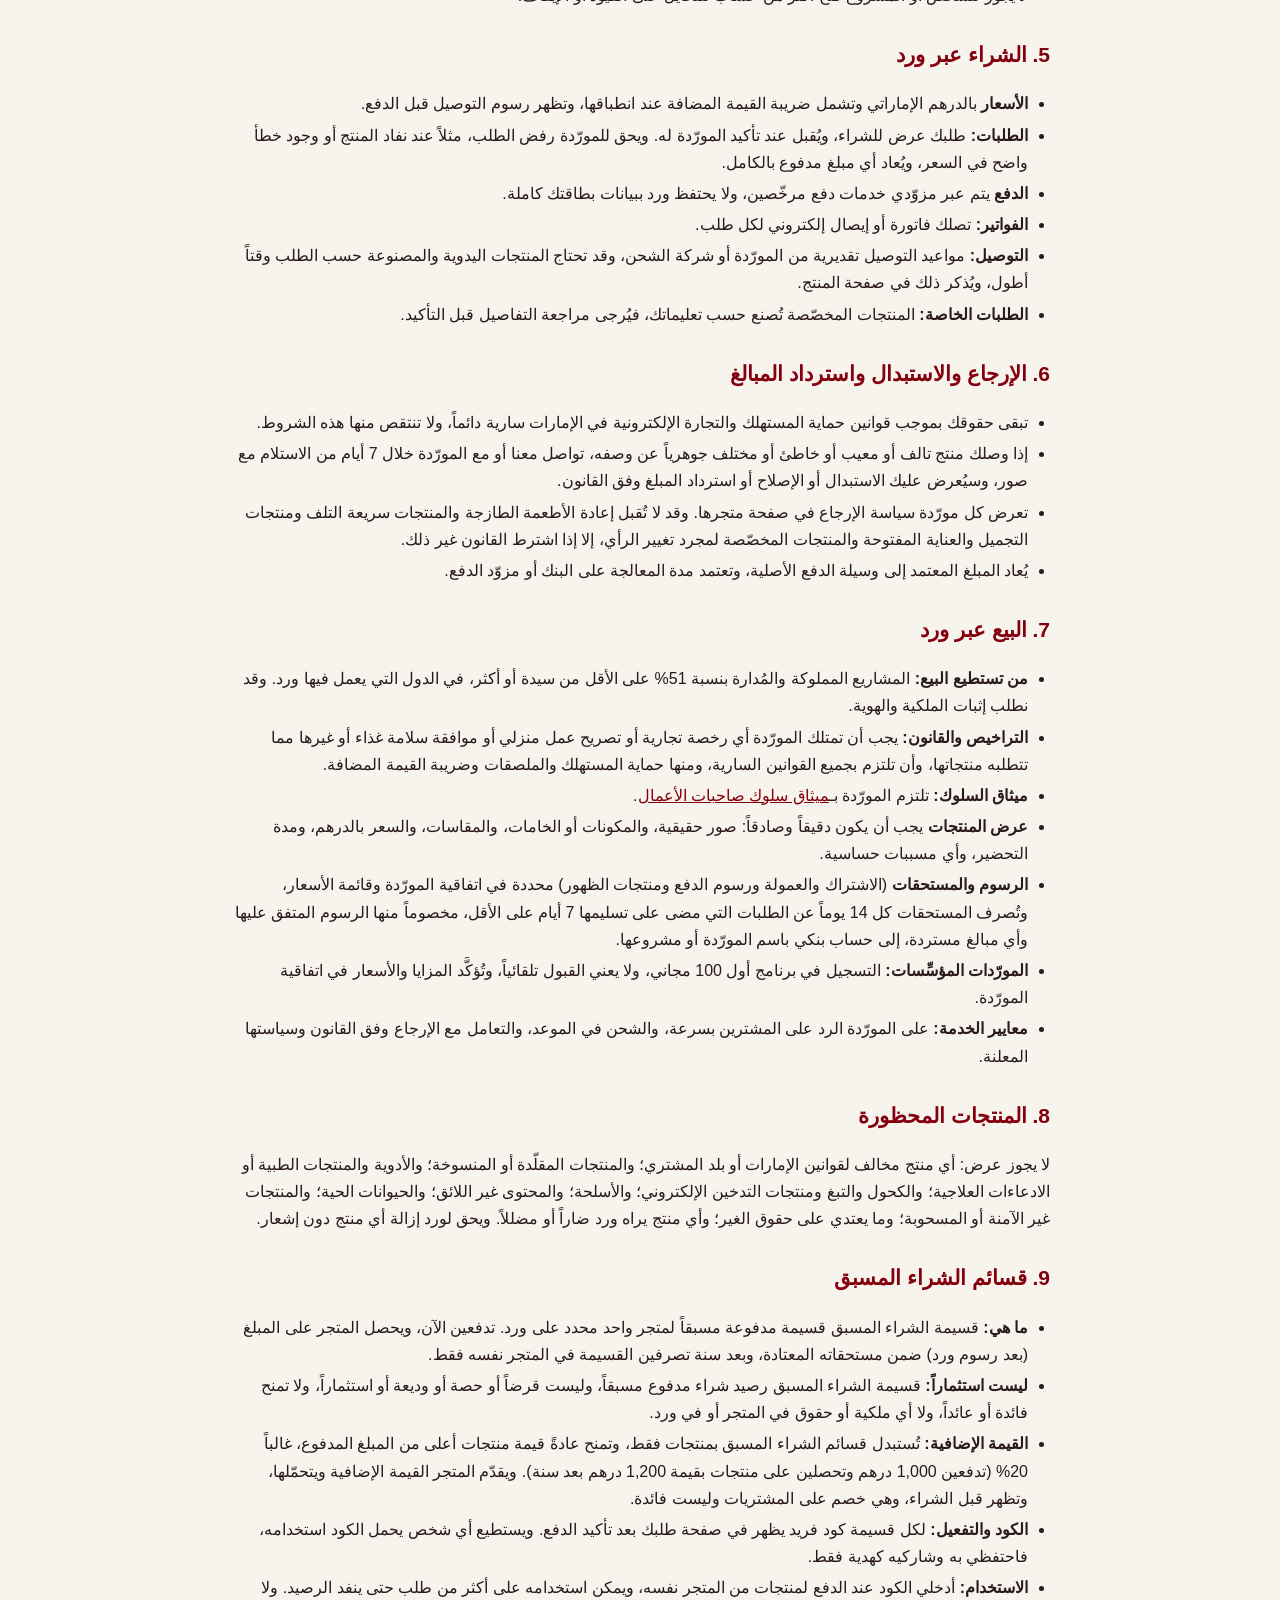
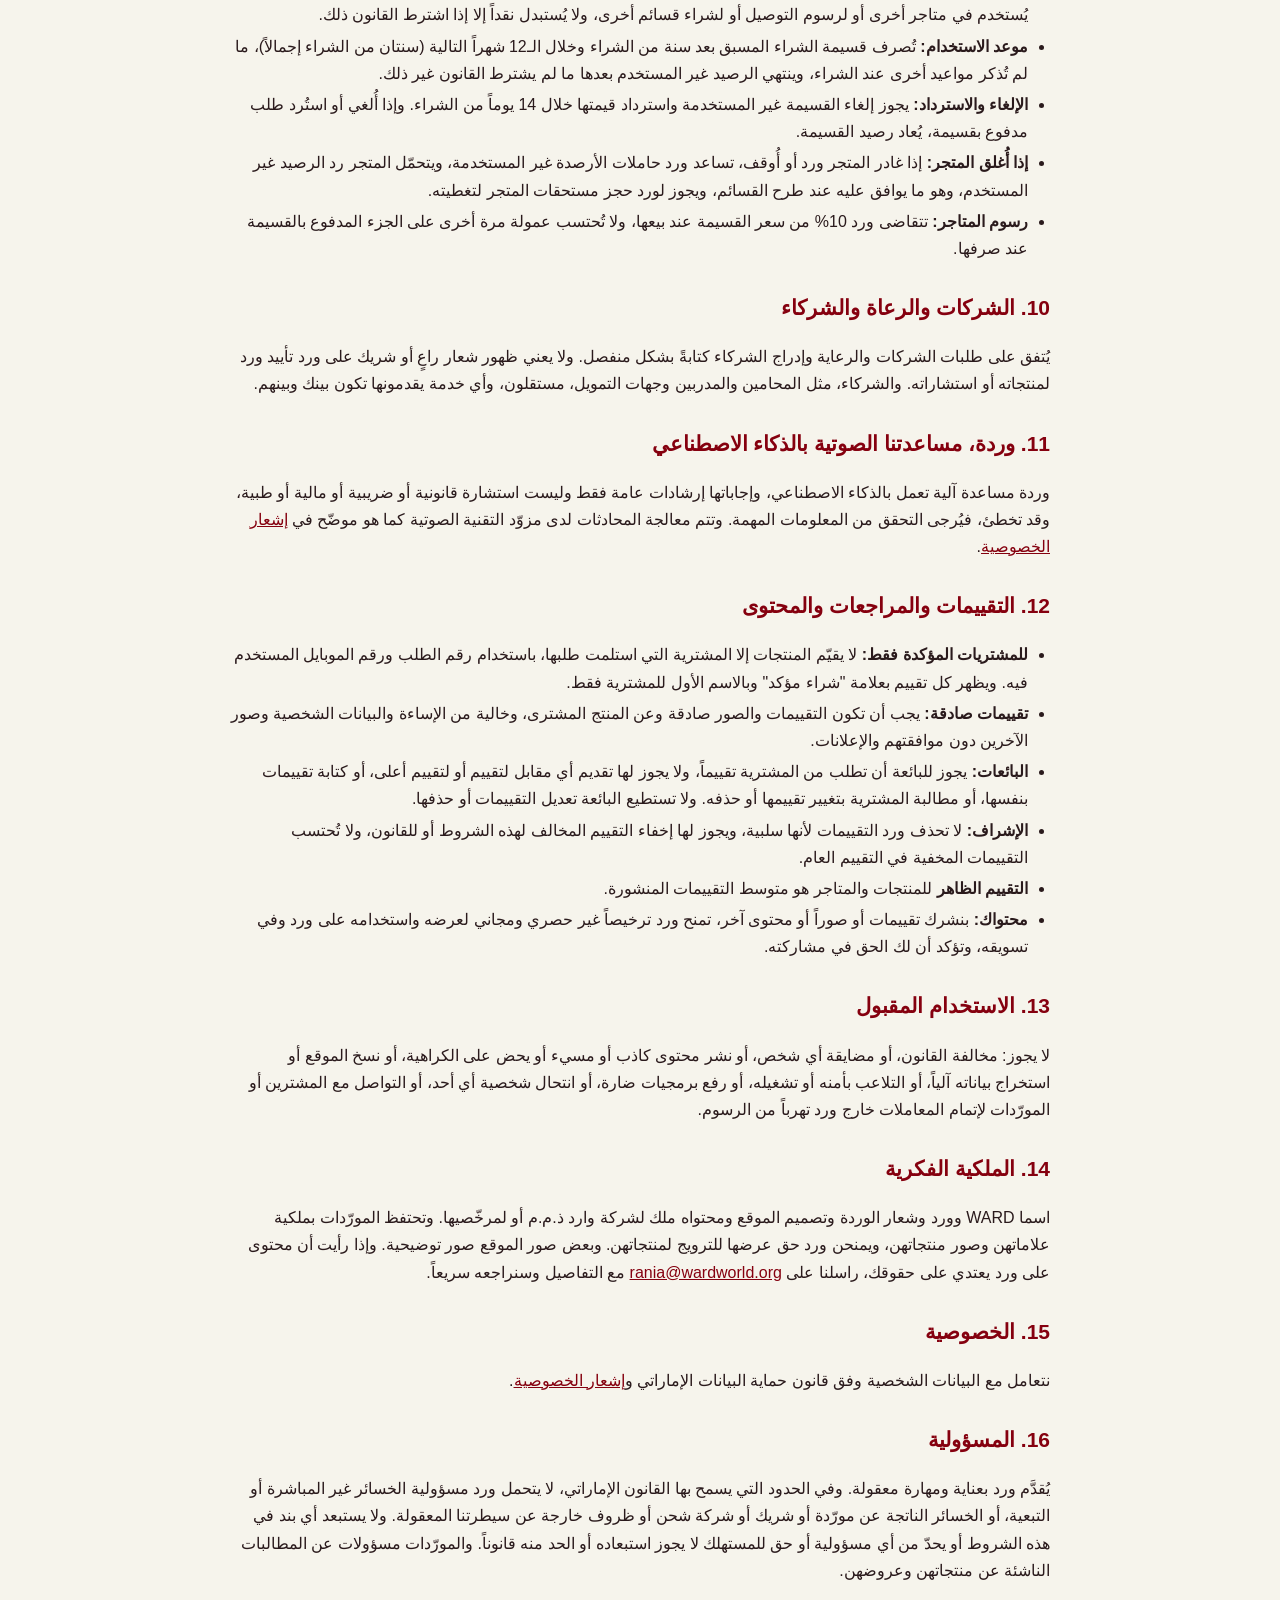
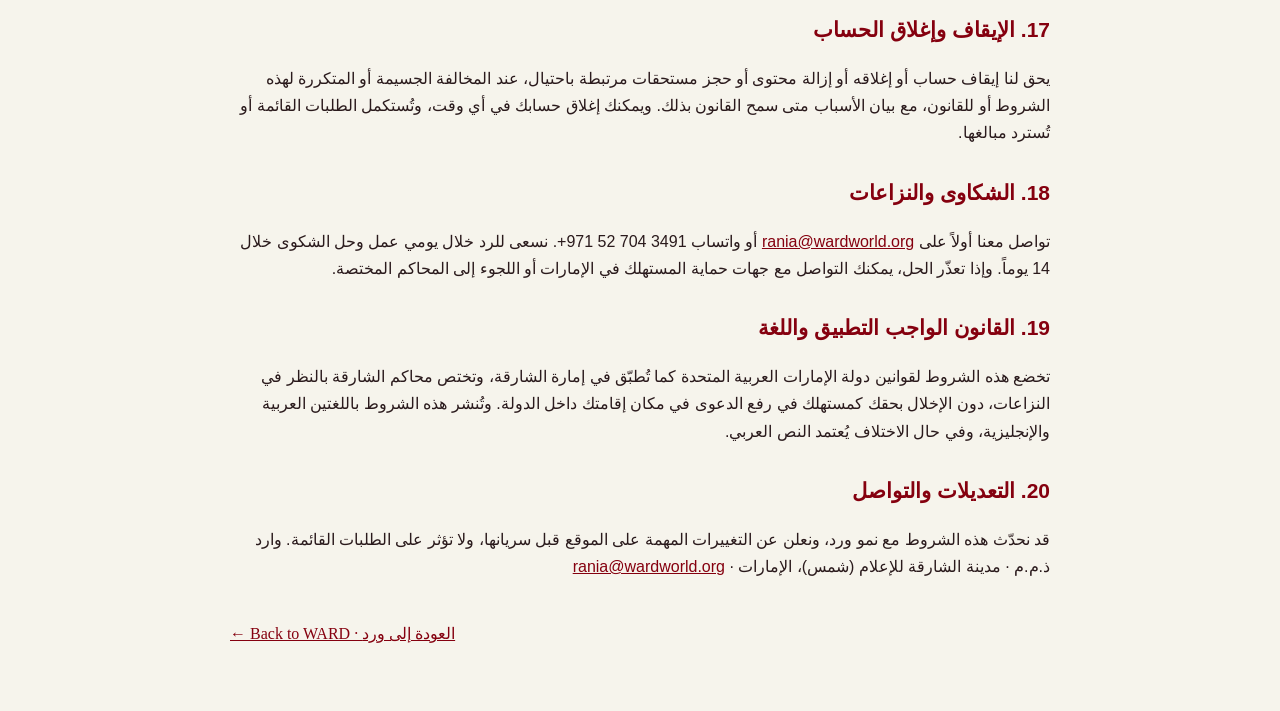
<file: terms.html>
<!DOCTYPE html><html lang="en"><head><meta charset="UTF-8"><meta name="viewport" content="width=device-width, initial-scale=1.0"><title>Conditions of Use | WARD</title><link rel="canonical" href="https://wardworld.org/terms.html"><link rel="icon" type="image/png" href="/favicon.png">
<style>body{font-family:Georgia,serif;background:#f6f4ec;color:#2a1a1c;line-height:1.7;padding:40px 20px}main{max-width:820px;margin:auto}img{height:80px}h1,h2{color:#85000f}h2{margin-top:28px;font-size:21px}li{margin:4px 0}ul{padding-inline-start:22px}.toc{background:#fff;border-radius:14px;padding:16px 22px;margin:20px 0}.toc a{display:inline-block;margin:3px 10px 3px 0}.ar{font-family:Tahoma,Arial,sans-serif;direction:rtl;margin-top:60px;border-top:2px solid #d9dfc8;padding-top:30px}.note{background:#e6ead9;border-radius:12px;padding:12px 18px}a{color:#85000f}</style></head>
<body><main>
<a href="/"><img src="/logo.png" alt="WARD · ورد"></a>
<h1>WARD Conditions of Use</h1>
<p>Last updated: 25 November 2026 · <a href="#ar">النسخة العربية</a></p>
<p class="note">WARD is launching in stages. Today wardworld.org collects seller applications and expressions of interest only; no products are sold and no payments are taken on the website. The sections on orders, payments, returns and seller payouts apply from the date those services open, and we will tell you when they do.</p>
<div class="toc"><a href="#e1">1. Who we are</a><a href="#e2">2. Accepting these terms</a><a href="#e3">3. Our role</a><a href="#e4">4. Accounts</a><a href="#e5">5. Buying on WARD</a><a href="#e6">6. Returns & refunds</a><a href="#e7">7. Selling on WARD</a><a href="#e8">8. Prohibited items</a><a href="#e9">9. Advance Purchase Vouchers</a><a href="#e10">10. Companies, sponsors & partners</a><a href="#e11">11. Warda (AI assistant)</a><a href="#e12">12. Reviews & content</a><a href="#e13">13. Acceptable use</a><a href="#e14">14. Intellectual property</a><a href="#e15">15. Privacy</a><a href="#e16">16. Liability</a><a href="#e17">17. Suspension</a><a href="#e18">18. Complaints & disputes</a><a href="#e19">19. Law & language</a><a href="#e20">20. Changes & contact</a></div>

<h2 id="e1">1. Who we are</h2><p>WARD ("WARD", "we", "us") is operated by WARD LLC, a limited liability company licensed by Sharjah Media City (Shams), United Arab Emirates, licence no. 2536865. WARD is an online marketplace that connects shoppers with women-owned businesses ("Sellers").</p>
<h2 id="e2">2. Accepting these terms</h2><p>By using wardworld.org, submitting a form, talking to Warda, or buying or selling through WARD, you agree to these Conditions of Use and to our <a href="/privacy.html">Privacy notice</a>. If you do not agree, please do not use WARD. Sellers, sponsors and partners will also sign a separate written agreement; if it conflicts with these terms, that agreement applies.</p>
<h2 id="e3">3. Our role</h2><p>WARD provides the platform. Unless a product page clearly says it is sold by WARD, each product or service is sold by the Seller named on it, and the sale contract is between you and that Seller. Sellers are responsible for their products, descriptions, licences, quality, safety and delivery promises. WARD reviews Sellers before they join and may remove listings or Sellers that break these terms, but WARD does not manufacture or inspect every item. This does not limit any responsibility WARD has under UAE law.</p>
<h2 id="e4">4. Accounts</h2><ul><li>You must be at least 18 years old, or use WARD with the involvement of a parent or guardian.</li><li>Give accurate information and keep it up to date.</li><li>Keep your login details private. You are responsible for activity on your account. Tell us at once if you think your account has been misused.</li><li>One person or business may not open multiple accounts to get around limits or suspensions.</li></ul>
<h2 id="e5">5. Buying on WARD</h2><ul><li><b>Prices</b> are shown in UAE dirhams (AED) and include VAT where applicable. Delivery fees are shown before you pay.</li><li><b>Orders.</b> Your order is an offer to buy. It is accepted when the Seller confirms it. A Seller may decline an order, for example if an item is unavailable or a price was clearly wrong; any payment taken will then be refunded in full.</li><li><b>Payment</b> is processed by licensed third-party payment providers. WARD does not store your full card details.</li><li><b>Invoices.</b> You will receive an electronic invoice or receipt for each order.</li><li><b>Delivery.</b> Delivery times are estimates given by the Seller or courier. Handmade and made-to-order items may take longer, and this will be shown on the product page.</li><li><b>Custom orders.</b> Personalised or made-to-order items are made to your instructions. Please check details carefully before confirming.</li></ul>
<h2 id="e6">6. Returns, exchanges and refunds</h2><ul><li>Your rights under UAE consumer protection and e-commerce laws always apply and are not reduced by these terms.</li><li>If an item arrives damaged, faulty, wrong or significantly different from its description, contact us or the Seller within 7 days of delivery with photos. You will be offered a replacement, repair or refund in line with the law.</li><li>Each Seller shows her return policy on her shop page. Fresh food, perishable goods, opened beauty and hygiene products, and personalised or made-to-order items may not be returnable for a change of mind, except where the law requires otherwise.</li><li>Approved refunds are made to the original payment method. Processing times depend on your bank or payment provider.</li></ul>
<h2 id="e7">7. Selling on WARD</h2><ul><li><b>Who can sell.</b> Businesses at least 51% owned and managed by one or more women, based in the countries where WARD operates. We may ask for proof of ownership and identity.</li><li><b>Licences and law.</b> Sellers must hold any trade licence, home-business permit, food-safety or other approval required for their products, and follow all applicable laws, including consumer protection, labelling and VAT rules.</li><li><b>Code of Conduct.</b> Sellers must follow the <a href="/conduct.html">Seller Code of Conduct</a>.</li><li><b>Listings</b> must be accurate and honest: true photos, ingredients or materials, sizes, prices in AED, preparation time and any allergens.</li><li><b>Fees and payouts</b> (subscription, commission, payment processing and visibility products) are set out in the Seller agreement and price list. Payouts are made every 14 days for orders delivered at least 7 days earlier, less agreed fees and any refunds, to a bank account in the Seller's or her business's name.</li><li><b>Founding Sellers.</b> Applying to the First 100 is free. Acceptance is not guaranteed. Founding benefits and pricing are confirmed in the Seller agreement.</li><li><b>Service standards.</b> Sellers must respond to buyers promptly, ship on time, and handle returns as required by law and their stated policy.</li></ul>
<h2 id="e8">8. Prohibited items</h2><p>The following may not be listed: anything illegal in the UAE or in the buyer's country; counterfeit, copied or replica goods; medicines, prescription products or medical claims; alcohol, tobacco and vaping products; weapons; adult content; live animals; unsafe or recalled products; items infringing someone else's rights; and anything WARD reasonably considers harmful or misleading. WARD may remove any listing without notice.</p>
<h2 id="e9">9. Advance Purchase Vouchers</h2><ul>
<li><b>What they are.</b> A Advance Purchase Voucher is a prepaid voucher for one named shop on WARD. You pay now; the shop receives the money (after WARD's fee) as part of its normal payouts; after one year, you spend the voucher at that shop only.</li>
<li><b>Not an investment.</b> A Advance Purchase Voucher is a prepaid purchase credit. It is not a loan, a share, a deposit or an investment, carries no interest or return, and gives no ownership or rights in the shop or in WARD.</li>
<li><b>Extra value.</b> Advance Purchase Vouchers are redeemed for products only and normally give more product value than the price paid, usually 20% (pay AED 1,000, get AED 1,200 in products after one year). The extra value is offered and funded by the shop, is shown before you buy, and is a purchase discount, not interest.</li>
<li><b>Code and activation.</b> Each voucher has a unique code shown on your order page once payment is confirmed. Whoever holds the code can use it, so keep it safe and share it only as a gift.</li>
<li><b>Using it.</b> Enter the code at checkout for items from the same shop. It can be used over several orders until the balance is used. It cannot be used at other shops, for delivery fees or to buy other vouchers, and cannot be exchanged for cash except where the law requires.</li>
<li><b>When you can use it.</b> A Advance Purchase Voucher can be spent from one year after purchase, for the following 12 months (two years from purchase in total), unless other dates are shown at purchase. Unused balance expires after that, except where the law requires otherwise.</li>
<li><b>Cancellation and refunds.</b> An unused voucher may be cancelled and refunded within 14 days of purchase. If an order paid with a voucher is cancelled or refunded, the voucher balance is restored.</li>
<li><b>If a shop closes.</b> If a shop leaves WARD or is suspended, WARD will help holders of unused balances; any refund of the unused balance is the responsibility of the shop, which agrees to this when it offers vouchers, and WARD may withhold that shop's payouts to cover it.</li>
<li><b>Fees for shops.</b> WARD charges a 10% fee on the voucher price when it is sold. When the voucher is later spent, the part paid by the voucher is not charged commission again.</li></ul>
<h2 id="e10">10. Companies, sponsors and partners</h2><p>Corporate orders, sponsorships and partner listings are agreed separately in writing. A sponsor's logo or a partner listing on WARD is not an endorsement of the sponsor's or partner's own products or advice. Partners such as lawyers, trainers and finance providers are independent; any service they provide is between you and them.</p>
<h2 id="e11">11. Warda, our AI voice assistant</h2><p>Warda is an automated AI assistant. Her answers are general guidance only and are not legal, tax, financial or medical advice. She can make mistakes, so please check important information. Conversations with Warda are processed by our voice-technology provider as described in our <a href="/privacy.html">Privacy notice</a>.</p>
<h2 id="e12">12. Ratings, reviews and your content</h2><ul>
<li><b>Verified purchases only.</b> Only a buyer whose order has been delivered can rate the items in it, using her order number and the mobile number used for the order. Each review is marked as a verified purchase and shows the buyer's first name only.</li>
<li><b>Honest reviews.</b> Reviews and photos must be honest, about the item bought, and free from insults, personal data, other people's images without consent, and advertising.</li>
<li><b>Sellers.</b> Sellers may ask buyers for a review, but may not offer anything in return for a review or a higher rating, write reviews themselves, or ask buyers to change or remove a review. Sellers cannot edit or delete reviews.</li>
<li><b>Moderation.</b> WARD does not remove reviews because they are negative. WARD may hide a review that breaks these rules or the law; hidden reviews do not count towards ratings.</li>
<li><b>Ratings</b> shown for products and shops are the average of published reviews.</li>
<li><b>Your content.</b> By posting reviews, photos or other content, you give WARD a non-exclusive, royalty-free licence to show and use it on WARD and in WARD's marketing, and you confirm you have the right to share it.</li></ul>
<h2 id="e13">13. Acceptable use</h2><p>You must not: break the law; harass anyone; post false, hateful or offensive content; copy or scrape the website; interfere with its security or operation; upload malware; impersonate anyone; or contact buyers or Sellers to take transactions outside WARD to avoid fees.</p>
<h2 id="e14">14. Intellectual property</h2><p>The WARD and ورد names, the tulip logo, the website design and WARD's content belong to WARD LLC or its licensors. Sellers keep ownership of their brands and product photos and give WARD the right to display them to promote their products. Some photos on the website are illustrative stock images. If you believe content on WARD infringes your rights, email <a href="mailto:rania@wardworld.org">rania@wardworld.org</a> with details and we will review it promptly.</p>
<h2 id="e15">15. Privacy</h2><p>We handle personal data in line with UAE data protection law and our <a href="/privacy.html">Privacy notice</a>.</p>
<h2 id="e16">16. Liability</h2><p>WARD is provided with reasonable care and skill. To the extent permitted by UAE law, WARD is not liable for indirect or consequential loss, or for loss caused by a Seller, partner, courier or event outside our reasonable control. Nothing in these terms excludes or limits any liability or consumer right that cannot be excluded or limited under UAE law. Sellers are responsible for claims arising from their products and listings.</p>
<h2 id="e17">17. Suspension and closure</h2><p>We may suspend or close an account, remove content or withhold payouts linked to fraud, if these terms or the law are seriously or repeatedly broken, after giving reasons where the law allows. You may close your account at any time; orders already placed will still be completed or refunded.</p>
<h2 id="e18">18. Complaints and disputes</h2><p>Contact us first at <a href="mailto:rania@wardworld.org">rania@wardworld.org</a> or on WhatsApp +971 52 704 3491. We aim to reply within 2 working days and to resolve complaints within 14 days. If we cannot resolve it, you may contact the UAE consumer protection authorities or take the matter to the competent courts.</p>
<h2 id="e19">19. Governing law and language</h2><p>These terms are governed by the laws of the United Arab Emirates as applied in the Emirate of Sharjah. The courts of Sharjah have jurisdiction, without affecting any right you have as a consumer to bring a claim where you live in the UAE. These terms are published in Arabic and English; if there is any difference, the Arabic version prevails.</p>
<h2 id="e20">20. Changes and contact</h2><p>We may update these terms as WARD grows. Important changes will be announced on the website before they apply, and will not affect orders already placed. WARD LLC · Sharjah Media City (Shams), UAE · <a href="mailto:rania@wardworld.org">rania@wardworld.org</a></p>

<div class="ar" id="ar">
<h1>شروط استخدام ورد</h1>
<p>آخر تحديث: 25 نوفمبر 2026</p>
<p class="note">يُطلق ورد على مراحل. حالياً يستقبل موقع wardworld.org طلبات انضمام المورّدات وتسجيل الاهتمام فقط، ولا تتم عليه أي عمليات بيع أو دفع. وتسري البنود الخاصة بالطلبات والدفع والإرجاع ومستحقات المورّدات من تاريخ إطلاق هذه الخدمات، وسنبلغكم بذلك.</p>
<h2>1. من نحن</h2><p>يُشغَّل ورد ("ورد" أو "نحن") من قِبل شركة وارد ذ.م.م (WARD LLC)، شركة ذات مسؤولية محدودة مرخّصة من مدينة الشارقة للإعلام (شمس)، دولة الإمارات العربية المتحدة، رخصة رقم 2536865. ورد سوق إلكتروني يربط المتسوّقين بمشاريع مملوكة لسيدات ("المورّدات").</p>
<h2>2. الموافقة على الشروط</h2><p>باستخدامك موقع wardworld.org أو إرسال أي نموذج أو التحدث مع وردة أو الشراء أو البيع عبر ورد، فإنك توافق على هذه الشروط وعلى <a href="/privacy.html">إشعار الخصوصية</a>. وإذا لم توافق، يُرجى عدم استخدام ورد. وتوقّع المورّدات والرعاة والشركاء اتفاقية مكتوبة منفصلة، وتُطبَّق هذه الاتفاقية عند التعارض مع هذه الشروط.</p>
<h2>3. دور ورد</h2><p>يوفّر ورد المنصة. وما لم تذكر صفحة المنتج بوضوح أنه يُباع من ورد، فإن كل منتج أو خدمة تُباع من المورّدة المذكور اسمها عليه، ويكون عقد البيع بينك وبينها. والمورّدة مسؤولة عن منتجاتها ووصفها وتراخيصها وجودتها وسلامتها ومواعيد التوصيل. يراجع ورد المورّدات قبل انضمامهن، ويحق له إزالة أي منتج أو مورّدة تخالف هذه الشروط، لكنه لا يصنع أو يفحص كل منتج. ولا يحدّ ذلك من أي مسؤولية تقع على ورد بموجب القانون الإماراتي.</p>
<h2>4. الحسابات</h2><ul><li>يجب ألا يقل عمرك عن 18 عاماً، أو أن تستخدم ورد بمشاركة ولي الأمر.</li><li>قدّم معلومات صحيحة وحدّثها باستمرار.</li><li>حافظ على سرية بيانات الدخول، وأنت مسؤول عن النشاط على حسابك. أبلغنا فوراً إذا اشتبهت في إساءة استخدامه.</li><li>لا يجوز للشخص أو المشروع فتح أكثر من حساب للتحايل على القيود أو الإيقاف.</li></ul>
<h2>5. الشراء عبر ورد</h2><ul><li><b>الأسعار</b> بالدرهم الإماراتي وتشمل ضريبة القيمة المضافة عند انطباقها، وتظهر رسوم التوصيل قبل الدفع.</li><li><b>الطلبات:</b> طلبك عرض للشراء، ويُقبل عند تأكيد المورّدة له. ويحق للمورّدة رفض الطلب، مثلاً عند نفاد المنتج أو وجود خطأ واضح في السعر، ويُعاد أي مبلغ مدفوع بالكامل.</li><li><b>الدفع</b> يتم عبر مزوّدي خدمات دفع مرخّصين، ولا يحتفظ ورد ببيانات بطاقتك كاملة.</li><li><b>الفواتير:</b> تصلك فاتورة أو إيصال إلكتروني لكل طلب.</li><li><b>التوصيل:</b> مواعيد التوصيل تقديرية من المورّدة أو شركة الشحن، وقد تحتاج المنتجات اليدوية والمصنوعة حسب الطلب وقتاً أطول، ويُذكر ذلك في صفحة المنتج.</li><li><b>الطلبات الخاصة:</b> المنتجات المخصّصة تُصنع حسب تعليماتك، فيُرجى مراجعة التفاصيل قبل التأكيد.</li></ul>
<h2>6. الإرجاع والاستبدال واسترداد المبالغ</h2><ul><li>تبقى حقوقك بموجب قوانين حماية المستهلك والتجارة الإلكترونية في الإمارات سارية دائماً، ولا تنتقص منها هذه الشروط.</li><li>إذا وصلك منتج تالف أو معيب أو خاطئ أو مختلف جوهرياً عن وصفه، تواصل معنا أو مع المورّدة خلال 7 أيام من الاستلام مع صور، وسيُعرض عليك الاستبدال أو الإصلاح أو استرداد المبلغ وفق القانون.</li><li>تعرض كل مورّدة سياسة الإرجاع في صفحة متجرها. وقد لا تُقبل إعادة الأطعمة الطازجة والمنتجات سريعة التلف ومنتجات التجميل والعناية المفتوحة والمنتجات المخصّصة لمجرد تغيير الرأي، إلا إذا اشترط القانون غير ذلك.</li><li>يُعاد المبلغ المعتمد إلى وسيلة الدفع الأصلية، وتعتمد مدة المعالجة على البنك أو مزوّد الدفع.</li></ul>
<h2>7. البيع عبر ورد</h2><ul><li><b>من تستطيع البيع:</b> المشاريع المملوكة والمُدارة بنسبة 51% على الأقل من سيدة أو أكثر، في الدول التي يعمل فيها ورد. وقد نطلب إثبات الملكية والهوية.</li><li><b>التراخيص والقانون:</b> يجب أن تمتلك المورّدة أي رخصة تجارية أو تصريح عمل منزلي أو موافقة سلامة غذاء أو غيرها مما تتطلبه منتجاتها، وأن تلتزم بجميع القوانين السارية، ومنها حماية المستهلك والملصقات وضريبة القيمة المضافة.</li><li><b>ميثاق السلوك:</b> تلتزم المورّدة بـ<a href="/conduct.html">ميثاق سلوك صاحبات الأعمال</a>.</li><li><b>عرض المنتجات</b> يجب أن يكون دقيقاً وصادقاً: صور حقيقية، والمكونات أو الخامات، والمقاسات، والسعر بالدرهم، ومدة التحضير، وأي مسببات حساسية.</li><li><b>الرسوم والمستحقات</b> (الاشتراك والعمولة ورسوم الدفع ومنتجات الظهور) محددة في اتفاقية المورّدة وقائمة الأسعار، وتُصرف المستحقات كل 14 يوماً عن الطلبات التي مضى على تسليمها 7 أيام على الأقل، مخصوماً منها الرسوم المتفق عليها وأي مبالغ مستردة، إلى حساب بنكي باسم المورّدة أو مشروعها.</li><li><b>المورّدات المؤسِّسات:</b> التسجيل في برنامج أول 100 مجاني، ولا يعني القبول تلقائياً، وتُؤكَّد المزايا والأسعار في اتفاقية المورّدة.</li><li><b>معايير الخدمة:</b> على المورّدة الرد على المشترين بسرعة، والشحن في الموعد، والتعامل مع الإرجاع وفق القانون وسياستها المعلنة.</li></ul>
<h2>8. المنتجات المحظورة</h2><p>لا يجوز عرض: أي منتج مخالف لقوانين الإمارات أو بلد المشتري؛ والمنتجات المقلّدة أو المنسوخة؛ والأدوية والمنتجات الطبية أو الادعاءات العلاجية؛ والكحول والتبغ ومنتجات التدخين الإلكتروني؛ والأسلحة؛ والمحتوى غير اللائق؛ والحيوانات الحية؛ والمنتجات غير الآمنة أو المسحوبة؛ وما يعتدي على حقوق الغير؛ وأي منتج يراه ورد ضاراً أو مضللاً. ويحق لورد إزالة أي منتج دون إشعار.</p>
<h2>9. قسائم الشراء المسبق</h2><ul>
<li><b>ما هي:</b> قسيمة الشراء المسبق قسيمة مدفوعة مسبقاً لمتجر واحد محدد على ورد. تدفعين الآن، ويحصل المتجر على المبلغ (بعد رسوم ورد) ضمن مستحقاته المعتادة، وبعد سنة تصرفين القسيمة في المتجر نفسه فقط.</li>
<li><b>ليست استثماراً:</b> قسيمة الشراء المسبق رصيد شراء مدفوع مسبقاً، وليست قرضاً أو حصة أو وديعة أو استثماراً، ولا تمنح فائدة أو عائداً، ولا أي ملكية أو حقوق في المتجر أو في ورد.</li>
<li><b>القيمة الإضافية:</b> تُستبدل قسائم الشراء المسبق بمنتجات فقط، وتمنح عادةً قيمة منتجات أعلى من المبلغ المدفوع، غالباً 20% (تدفعين 1,000 درهم وتحصلين على منتجات بقيمة 1,200 درهم بعد سنة). ويقدّم المتجر القيمة الإضافية ويتحمّلها، وتظهر قبل الشراء، وهي خصم على المشتريات وليست فائدة.</li>
<li><b>الكود والتفعيل:</b> لكل قسيمة كود فريد يظهر في صفحة طلبك بعد تأكيد الدفع. ويستطيع أي شخص يحمل الكود استخدامه، فاحتفظي به وشاركيه كهدية فقط.</li>
<li><b>الاستخدام:</b> أدخلي الكود عند الدفع لمنتجات من المتجر نفسه، ويمكن استخدامه على أكثر من طلب حتى ينفد الرصيد. ولا يُستخدم في متاجر أخرى أو لرسوم التوصيل أو لشراء قسائم أخرى، ولا يُستبدل نقداً إلا إذا اشترط القانون ذلك.</li>
<li><b>موعد الاستخدام:</b> تُصرف قسيمة الشراء المسبق بعد سنة من الشراء وخلال الـ12 شهراً التالية (سنتان من الشراء إجمالاً)، ما لم تُذكر مواعيد أخرى عند الشراء، وينتهي الرصيد غير المستخدم بعدها ما لم يشترط القانون غير ذلك.</li>
<li><b>الإلغاء والاسترداد:</b> يجوز إلغاء القسيمة غير المستخدمة واسترداد قيمتها خلال 14 يوماً من الشراء. وإذا أُلغي أو استُرد طلب مدفوع بقسيمة، يُعاد رصيد القسيمة.</li>
<li><b>إذا أُغلق المتجر:</b> إذا غادر المتجر ورد أو أُوقف، تساعد ورد حاملات الأرصدة غير المستخدمة، ويتحمّل المتجر رد الرصيد غير المستخدم، وهو ما يوافق عليه عند طرح القسائم، ويجوز لورد حجز مستحقات المتجر لتغطيته.</li>
<li><b>رسوم المتاجر:</b> تتقاضى ورد 10% من سعر القسيمة عند بيعها، ولا تُحتسب عمولة مرة أخرى على الجزء المدفوع بالقسيمة عند صرفها.</li></ul>
<h2>10. الشركات والرعاة والشركاء</h2><p>يُتفق على طلبات الشركات والرعاية وإدراج الشركاء كتابةً بشكل منفصل. ولا يعني ظهور شعار راعٍ أو شريك على ورد تأييد ورد لمنتجاته أو استشاراته. والشركاء، مثل المحامين والمدربين وجهات التمويل، مستقلون، وأي خدمة يقدمونها تكون بينك وبينهم.</p>
<h2>11. وردة، مساعدتنا الصوتية بالذكاء الاصطناعي</h2><p>وردة مساعدة آلية تعمل بالذكاء الاصطناعي، وإجاباتها إرشادات عامة فقط وليست استشارة قانونية أو ضريبية أو مالية أو طبية، وقد تخطئ، فيُرجى التحقق من المعلومات المهمة. وتتم معالجة المحادثات لدى مزوّد التقنية الصوتية كما هو موضّح في <a href="/privacy.html">إشعار الخصوصية</a>.</p>
<h2>12. التقييمات والمراجعات والمحتوى</h2><ul>
<li><b>للمشتريات المؤكدة فقط:</b> لا يقيّم المنتجات إلا المشترية التي استلمت طلبها، باستخدام رقم الطلب ورقم الموبايل المستخدم فيه. ويظهر كل تقييم بعلامة "شراء مؤكد" وبالاسم الأول للمشترية فقط.</li>
<li><b>تقييمات صادقة:</b> يجب أن تكون التقييمات والصور صادقة وعن المنتج المشترى، وخالية من الإساءة والبيانات الشخصية وصور الآخرين دون موافقتهم والإعلانات.</li>
<li><b>البائعات:</b> يجوز للبائعة أن تطلب من المشترية تقييماً، ولا يجوز لها تقديم أي مقابل لتقييم أو لتقييم أعلى، أو كتابة تقييمات بنفسها، أو مطالبة المشترية بتغيير تقييمها أو حذفه. ولا تستطيع البائعة تعديل التقييمات أو حذفها.</li>
<li><b>الإشراف:</b> لا تحذف ورد التقييمات لأنها سلبية، ويجوز لها إخفاء التقييم المخالف لهذه الشروط أو للقانون، ولا تُحتسب التقييمات المخفية في التقييم العام.</li>
<li><b>التقييم الظاهر</b> للمنتجات والمتاجر هو متوسط التقييمات المنشورة.</li>
<li><b>محتواك:</b> بنشرك تقييمات أو صوراً أو محتوى آخر، تمنح ورد ترخيصاً غير حصري ومجاني لعرضه واستخدامه على ورد وفي تسويقه، وتؤكد أن لك الحق في مشاركته.</li></ul>
<h2>13. الاستخدام المقبول</h2><p>لا يجوز: مخالفة القانون، أو مضايقة أي شخص، أو نشر محتوى كاذب أو مسيء أو يحض على الكراهية، أو نسخ الموقع أو استخراج بياناته آلياً، أو التلاعب بأمنه أو تشغيله، أو رفع برمجيات ضارة، أو انتحال شخصية أي أحد، أو التواصل مع المشترين أو المورّدات لإتمام المعاملات خارج ورد تهرباً من الرسوم.</p>
<h2>14. الملكية الفكرية</h2><p>اسما WARD وورد وشعار الوردة وتصميم الموقع ومحتواه ملك لشركة وارد ذ.م.م أو لمرخّصيها. وتحتفظ المورّدات بملكية علاماتهن وصور منتجاتهن، ويمنحن ورد حق عرضها للترويج لمنتجاتهن. وبعض صور الموقع صور توضيحية. وإذا رأيت أن محتوى على ورد يعتدي على حقوقك، راسلنا على <a href="mailto:rania@wardworld.org">rania@wardworld.org</a> مع التفاصيل وسنراجعه سريعاً.</p>
<h2>15. الخصوصية</h2><p>نتعامل مع البيانات الشخصية وفق قانون حماية البيانات الإماراتي و<a href="/privacy.html">إشعار الخصوصية</a>.</p>
<h2>16. المسؤولية</h2><p>يُقدَّم ورد بعناية ومهارة معقولة. وفي الحدود التي يسمح بها القانون الإماراتي، لا يتحمل ورد مسؤولية الخسائر غير المباشرة أو التبعية، أو الخسائر الناتجة عن مورّدة أو شريك أو شركة شحن أو ظروف خارجة عن سيطرتنا المعقولة. ولا يستبعد أي بند في هذه الشروط أو يحدّ من أي مسؤولية أو حق للمستهلك لا يجوز استبعاده أو الحد منه قانوناً. والمورّدات مسؤولات عن المطالبات الناشئة عن منتجاتهن وعروضهن.</p>
<h2>17. الإيقاف وإغلاق الحساب</h2><p>يحق لنا إيقاف حساب أو إغلاقه أو إزالة محتوى أو حجز مستحقات مرتبطة باحتيال، عند المخالفة الجسيمة أو المتكررة لهذه الشروط أو للقانون، مع بيان الأسباب متى سمح القانون بذلك. ويمكنك إغلاق حسابك في أي وقت، وتُستكمل الطلبات القائمة أو تُسترد مبالغها.</p>
<h2>18. الشكاوى والنزاعات</h2><p>تواصل معنا أولاً على <a href="mailto:rania@wardworld.org">rania@wardworld.org</a> أو واتساب ‎+971 52 704 3491. نسعى للرد خلال يومي عمل وحل الشكوى خلال 14 يوماً. وإذا تعذّر الحل، يمكنك التواصل مع جهات حماية المستهلك في الإمارات أو اللجوء إلى المحاكم المختصة.</p>
<h2>19. القانون الواجب التطبيق واللغة</h2><p>تخضع هذه الشروط لقوانين دولة الإمارات العربية المتحدة كما تُطبّق في إمارة الشارقة، وتختص محاكم الشارقة بالنظر في النزاعات، دون الإخلال بحقك كمستهلك في رفع الدعوى في مكان إقامتك داخل الدولة. وتُنشر هذه الشروط باللغتين العربية والإنجليزية، وفي حال الاختلاف يُعتمد النص العربي.</p>
<h2>20. التعديلات والتواصل</h2><p>قد نحدّث هذه الشروط مع نمو ورد، ونعلن عن التغييرات المهمة على الموقع قبل سريانها، ولا تؤثر على الطلبات القائمة. وارد ذ.م.م · مدينة الشارقة للإعلام (شمس)، الإمارات · <a href="mailto:rania@wardworld.org">rania@wardworld.org</a></p>
</div>
<p style="margin-top:40px"><a href="/">← Back to WARD · العودة إلى ورد</a></p>
</main></body></html>
</file>
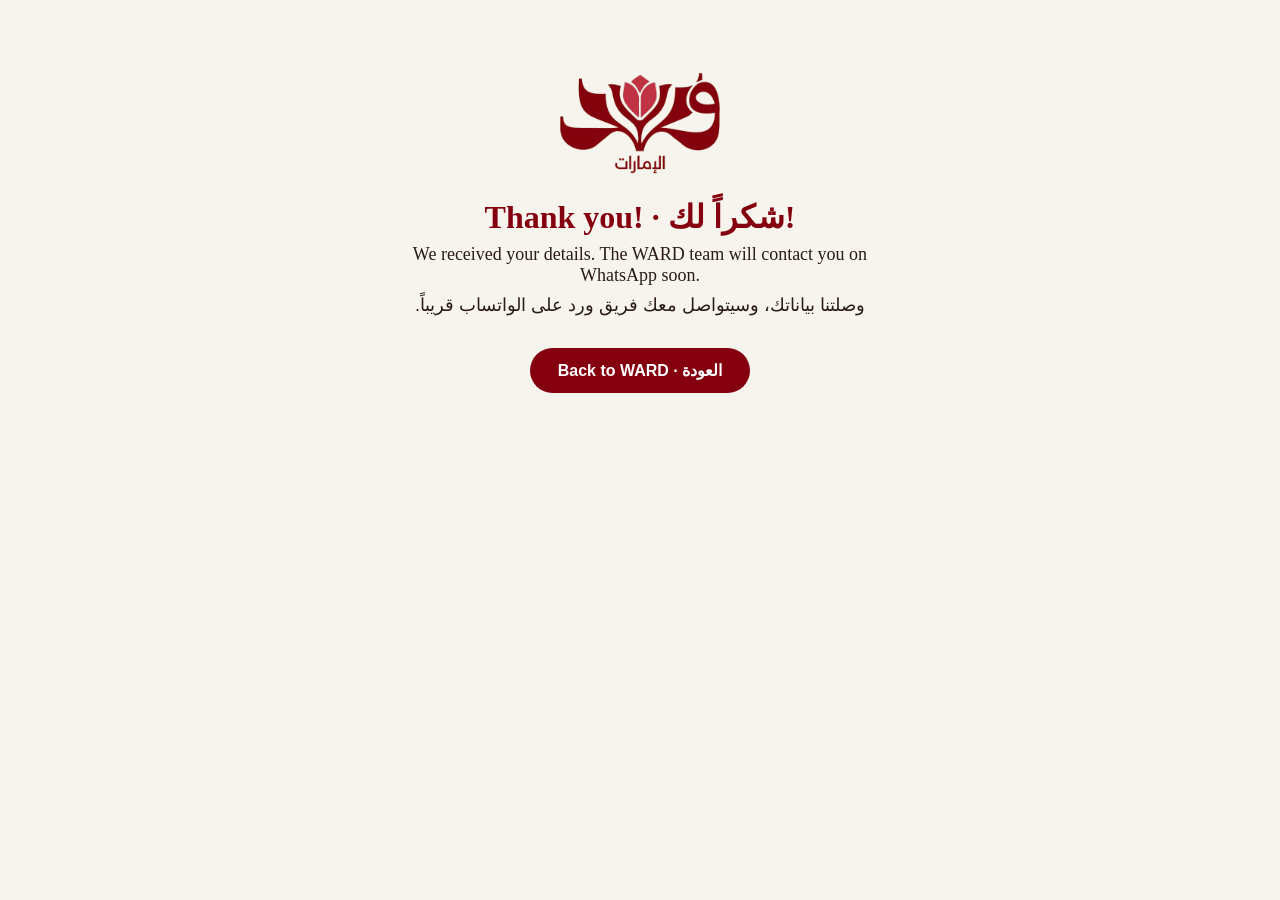
<file: thanks.html>
<!DOCTYPE html><html lang="en"><head><meta charset="UTF-8"><meta name="viewport" content="width=device-width, initial-scale=1.0"><meta name="robots" content="noindex"><title>Thank you | WARD</title><link rel="icon" type="image/png" href="/favicon.png">
<style>body{font-family:Georgia,serif;background:#f6f4ec;color:#2a1a1c;text-align:center;padding:60px 20px}img{height:110px}h1{color:#85000f;margin:16px 0 8px}p{max-width:520px;margin:8px auto;font-size:18px}.ar{font-family:Tahoma,Arial,sans-serif;direction:rtl}a.btn{display:inline-block;margin-top:24px;background:#85000f;color:#fff;padding:13px 28px;border-radius:30px;text-decoration:none;font-family:Arial,sans-serif;font-weight:bold}</style></head>
<body><img src="/logo.png" alt="WARD · ورد"><h1>Thank you! · شكراً لك!</h1>
<p>We received your details. The WARD team will contact you on WhatsApp soon.</p>
<p class="ar">وصلتنا بياناتك، وسيتواصل معك فريق ورد على الواتساب قريباً.</p>
<a class="btn" href="/">Back to WARD · العودة</a></body></html>
</file>
